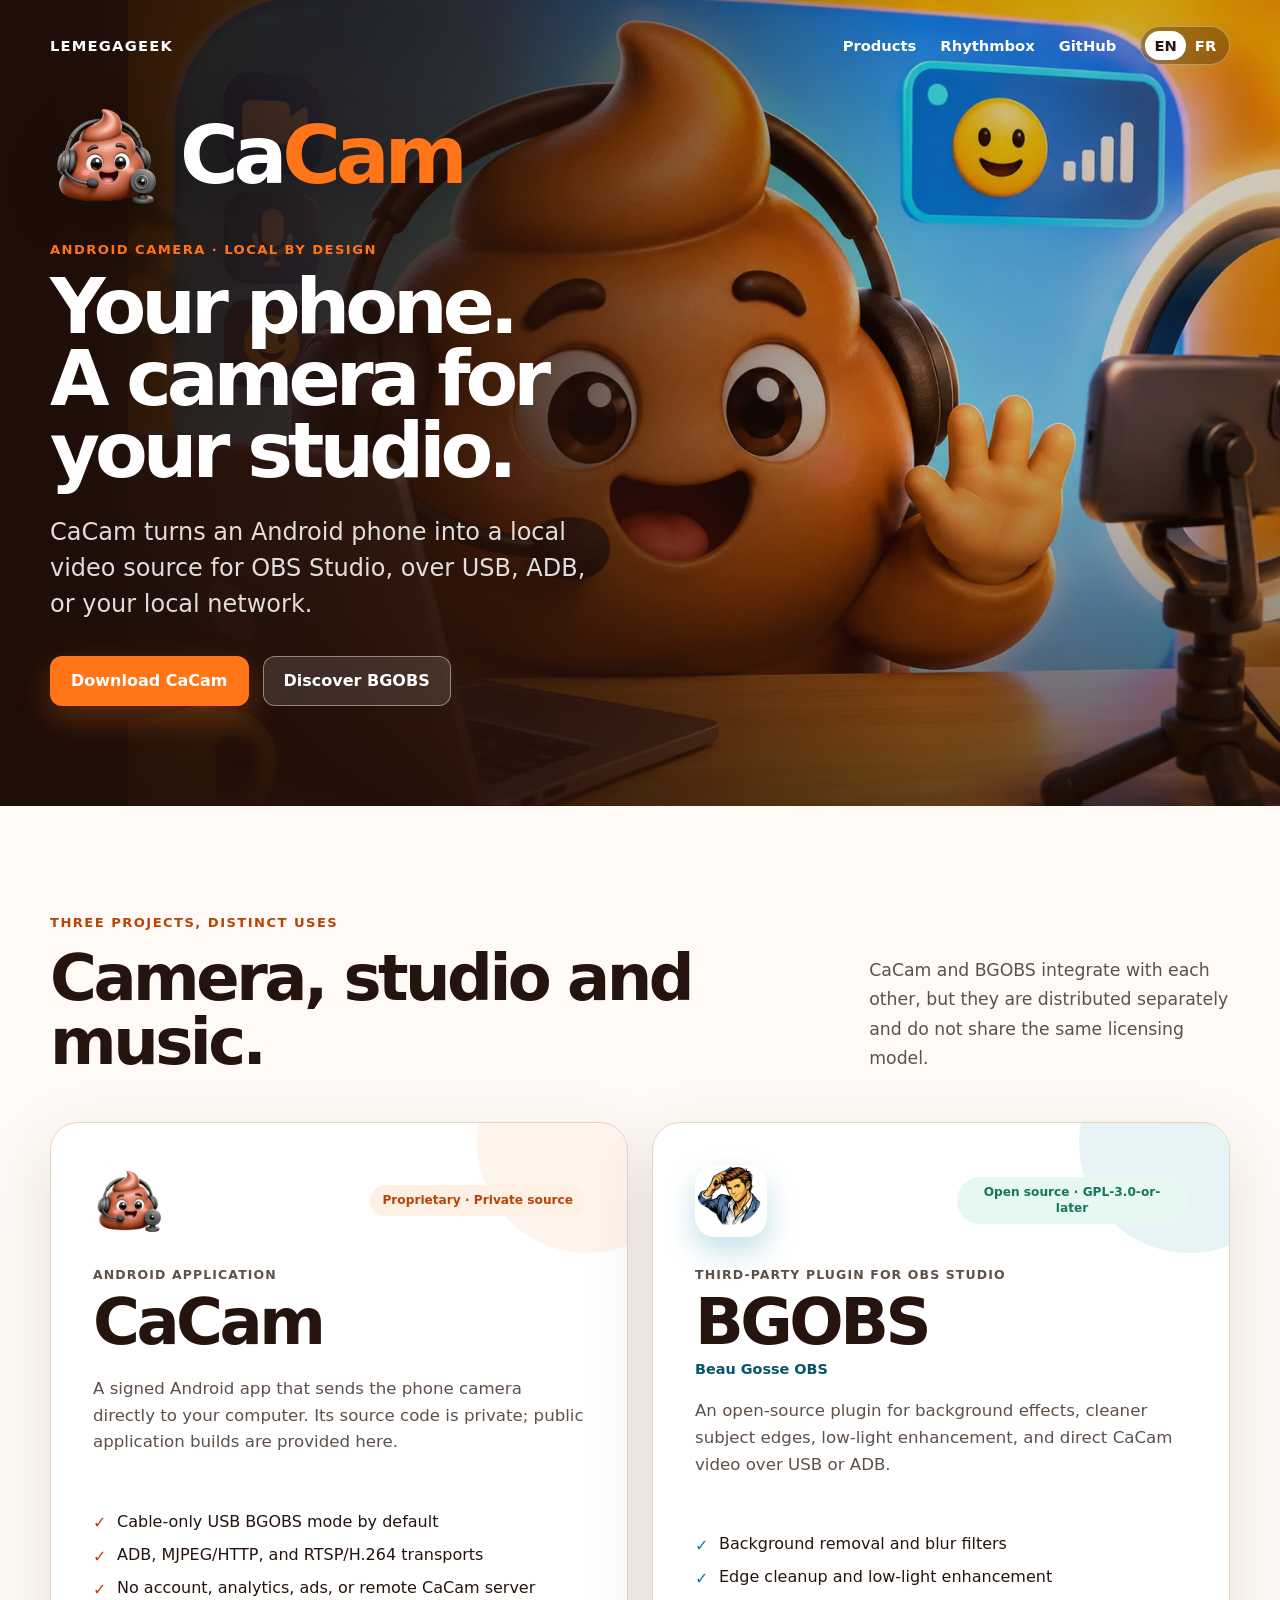
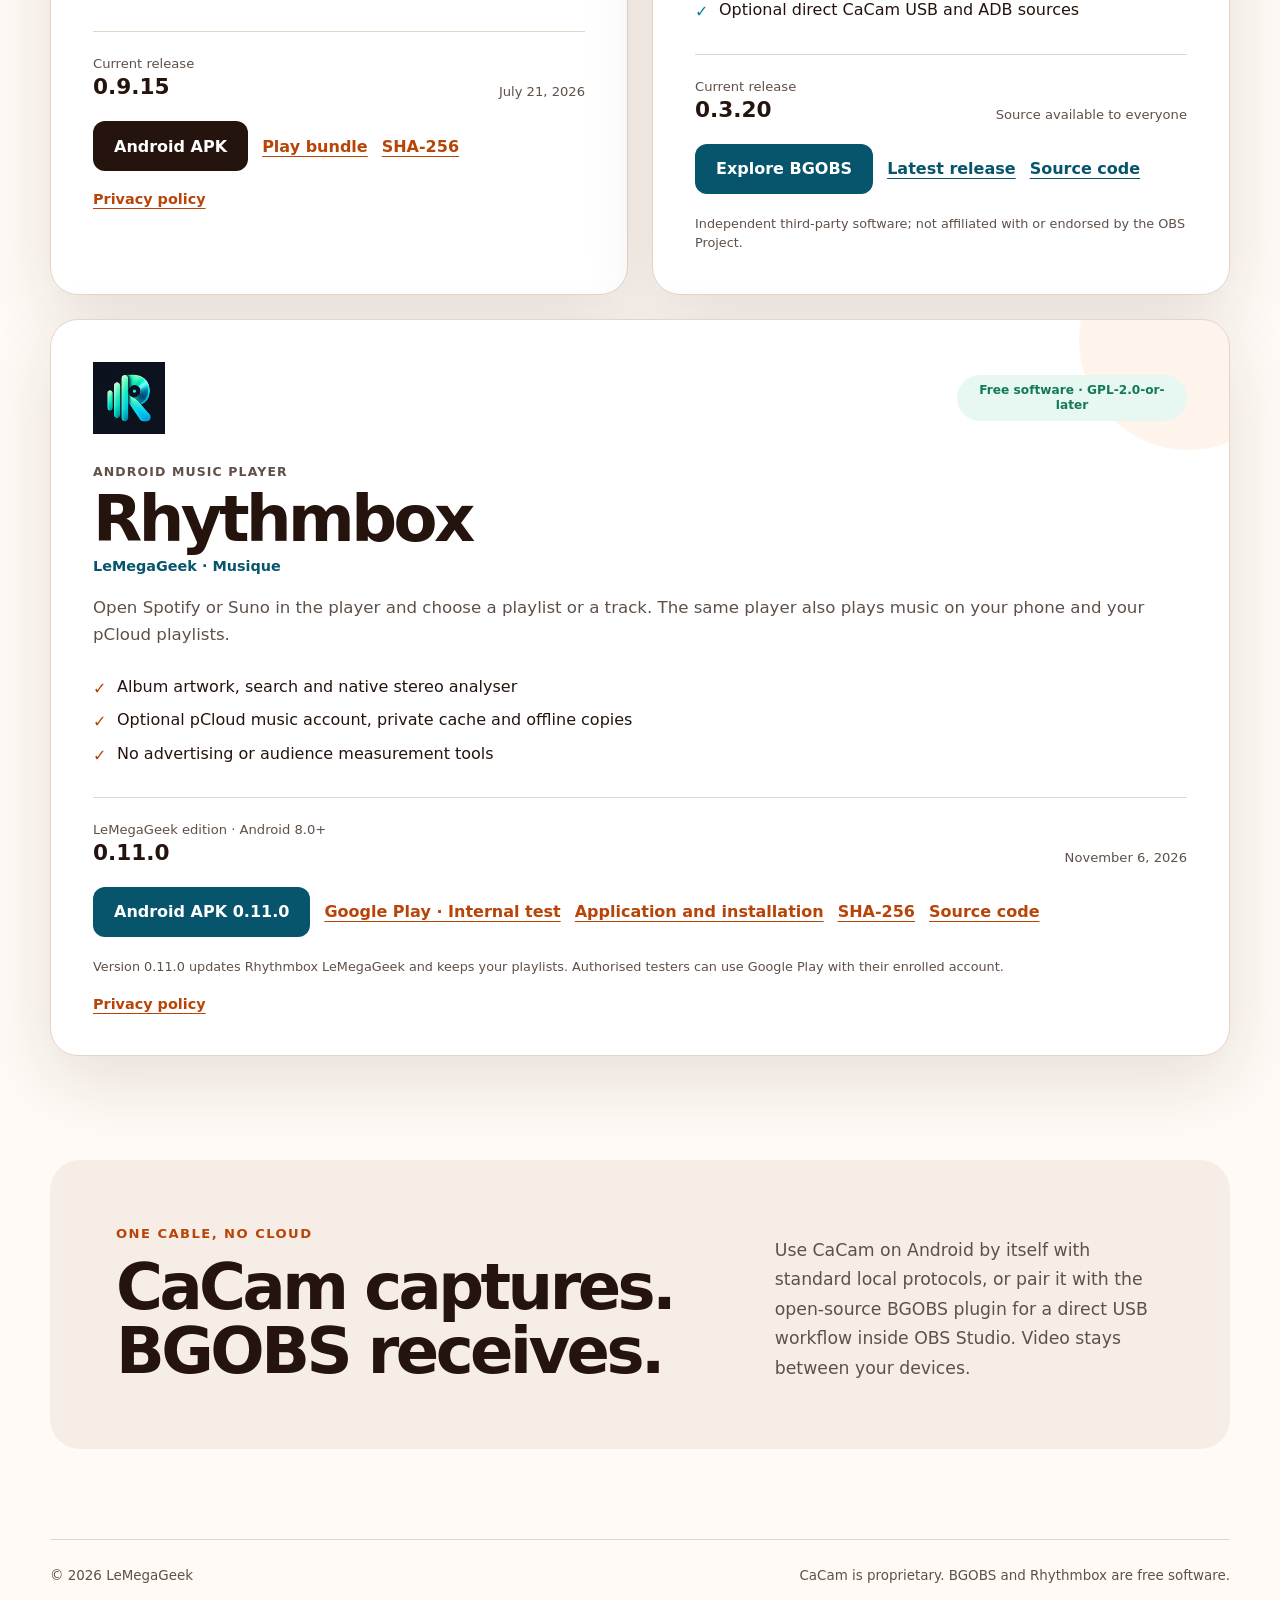
<file: index.html>
<!doctype html>
<html lang="en">
  <head>
    <meta charset="utf-8">
    <meta name="viewport" content="width=device-width, initial-scale=1">
    <title>LeMegaGeek — CaCam, BGOBS and Rhythmbox</title>
    <meta
      name="description"
      content="CaCam for your Android camera, BGOBS for OBS Studio, and Rhythmbox Musique for your music. Downloads and project information from LeMegaGeek."
    >
    <meta name="theme-color" content="#1c100b">
    <link rel="icon" type="image/png" href="/assets/cacam-icon-192.png">
    <link rel="canonical" href="https://lemegageek.github.io/">
    <link rel="alternate" hreflang="en" href="https://lemegageek.github.io/">
    <link rel="alternate" hreflang="fr" href="https://lemegageek.github.io/fr/">
    <link rel="alternate" hreflang="x-default" href="https://lemegageek.github.io/">
    <meta property="og:type" content="website">
    <meta property="og:site_name" content="LeMegaGeek">
    <meta property="og:title" content="CaCam, BGOBS and Rhythmbox">
    <meta
      property="og:description"
      content="Discover CaCam, BGOBS and Rhythmbox Musique: Android camera, OBS Studio tools and music playback, with downloads and clearly stated licences."
    >
    <meta property="og:url" content="https://lemegageek.github.io/">
    <meta property="og:image" content="https://lemegageek.github.io/assets/hero.png">
    <meta property="og:locale" content="en_US">
    <meta property="og:locale:alternate" content="fr_FR">
    <link rel="stylesheet" href="/styles.css">
    <script src="/language.js"></script>
  </head>
  <body>
    <header class="site-header">
      <a class="site-name" href="/" aria-label="LeMegaGeek home">LeMegaGeek</a>
      <nav class="site-nav" aria-label="Main navigation">
        <a href="#products">Products</a>
        <a href="#rhythmbox">Rhythmbox</a>
        <a href="https://github.com/LeMegaGeek/bgobs">GitHub</a>
        <span class="language-switch" aria-label="Language">
          <a class="is-current" href="/?lang=en" lang="en" aria-current="page">EN</a>
          <a href="/fr/?lang=fr" lang="fr" hreflang="fr">FR</a>
        </span>
      </nav>
    </header>

    <main>
      <section class="hero" aria-labelledby="hero-title">
        <picture>
          <source srcset="/assets/hero.webp" type="image/webp">
          <img class="hero-image" src="/assets/hero.png" alt="" fetchpriority="high">
        </picture>
        <div class="hero-shade"></div>
        <div class="hero-content">
          <div class="cacam-lockup" aria-label="CaCam">
            <img src="/assets/cacam-icon-192.png" alt="" width="112" height="112">
            <span class="wordmark"><span>Ca</span><strong>Cam</strong></span>
          </div>
          <p class="eyebrow">Android camera · Local by design</p>
          <h1 id="hero-title">Your phone.<br>A camera for your studio.</h1>
          <p class="hero-copy">
            CaCam turns an Android phone into a local video source for OBS Studio,
            over USB, ADB, or your local network.
          </p>
          <div class="actions">
            <a class="button button-primary" href="#cacam-downloads">Download CaCam</a>
            <a class="button button-glass" href="#bgobs">Discover BGOBS</a>
          </div>
        </div>
      </section>

      <section class="products-section" id="products" aria-labelledby="products-title">
        <div class="section-heading">
          <p class="eyebrow">Three projects, distinct uses</p>
          <h2 id="products-title">Camera, studio and music.</h2>
          <p>
            CaCam and BGOBS integrate with each other, but they are distributed
            separately and do not share the same licensing model.
          </p>
        </div>

        <div class="product-grid">
          <article class="product-card cacam-card" id="cacam">
            <div class="card-topline">
              <span class="product-mark product-mark-cacam" aria-hidden="true">
                <img src="/assets/cacam-icon-192.png" alt="" width="72" height="72">
              </span>
              <span class="status status-private">Proprietary · Private source</span>
            </div>
            <p class="product-kicker">Android application</p>
            <h3>CaCam</h3>
            <p class="product-description">
              A signed Android app that sends the phone camera directly to your
              computer. Its source code is private; public application builds are
              provided here.
            </p>
            <ul class="feature-list">
              <li>Cable-only USB BGOBS mode by default</li>
              <li>ADB, MJPEG/HTTP, and RTSP/H.264 transports</li>
              <li>No account, analytics, ads, or remote CaCam server</li>
            </ul>
            <div class="release-block" id="cacam-downloads">
              <div>
                <span class="release-label">Current release</span>
                <strong>0.9.15</strong>
              </div>
              <span class="release-date">July 21, 2026</span>
            </div>
            <div class="card-actions" aria-label="CaCam 0.9.15 downloads">
              <a class="button button-dark" href="/downloads/cacam/0.9.15/CaCam-0.9.15-release.apk">Android APK</a>
              <a class="text-link" href="/downloads/cacam/0.9.15/CaCam-0.9.15-release.aab">Play bundle</a>
              <a class="text-link" href="/downloads/cacam/0.9.15/SHA256SUMS-0.9.15.txt">SHA-256</a>
            </div>
            <a class="policy-link" href="https://gist.github.com/LeMegaGeek/05d2b93f2d3361d2b678c152d1672a81">Privacy policy</a>
          </article>

          <article class="product-card bgobs-card" id="bgobs">
            <div class="card-topline">
              <span class="product-mark product-mark-bgobs" aria-hidden="true">
                <img src="/assets/bgobs-logo-192.png" alt="" width="72" height="72">
              </span>
              <span class="status status-open">Open source · GPL-3.0-or-later</span>
            </div>
            <p class="product-kicker">Third-party plugin for OBS Studio</p>
            <h3>BGOBS <small>Beau Gosse OBS</small></h3>
            <p class="product-description">
              An open-source plugin for background effects, cleaner subject edges,
              low-light enhancement, and direct CaCam video over USB or ADB.
            </p>
            <ul class="feature-list">
              <li>Background removal and blur filters</li>
              <li>Edge cleanup and low-light enhancement</li>
              <li>Optional direct CaCam USB and ADB sources</li>
            </ul>
            <div class="release-block">
              <div>
                <span class="release-label">Current release</span>
                <strong>0.3.20</strong>
              </div>
              <span class="release-date">Source available to everyone</span>
            </div>
            <div class="card-actions" aria-label="BGOBS links">
              <a class="button button-blue" href="/bgobs/">Explore BGOBS</a>
              <a class="text-link" href="https://github.com/LeMegaGeek/bgobs/releases">Latest release</a>
              <a class="text-link" href="https://github.com/LeMegaGeek/bgobs">Source code</a>
            </div>
            <p class="disclaimer">
              Independent third-party software; not affiliated with or endorsed by
              the OBS Project.
            </p>
          </article>

          <article class="product-card rhythmbox-card" id="rhythmbox" style="grid-column:1 / -1">
            <div class="card-topline">
              <span class="product-mark" aria-hidden="true"><img src="/assets/rhythmbox-icon-512.png" alt="" width="72" height="72"></span>
              <span class="status status-open">Free software · GPL-2.0-or-later</span>
            </div>
            <p class="product-kicker">Android music player</p>
            <h3>Rhythmbox <small>LeMegaGeek · Musique</small></h3>
            <p class="product-description" style="min-height:0">Open Spotify or Suno in the player and choose a playlist or a track. The same player also plays music on your phone and your pCloud playlists.</p>
            <ul class="feature-list">
              <li>Album artwork, search and native stereo analyser</li>
              <li>Optional pCloud music account, private cache and offline copies</li>
              <li>No advertising or audience measurement tools</li>
            </ul>
            <div class="release-block"><div><span class="release-label">LeMegaGeek edition · Android 8.0+</span><strong>0.11.0</strong></div><span class="release-date">November 6, 2026</span></div>
            <div class="card-actions" aria-label="Rhythmbox Musique downloads">
              <a class="button button-blue" href="/downloads/rhythmbox/0.11.0/rhythmbox-android-0.11.0.apk">Android APK 0.11.0</a>
              <a class="text-link" href="https://play.google.com/apps/internaltest/4700023660981821494">Google Play · Internal test</a>
              <a class="text-link" href="/fr/rhythmbox/">Application and installation</a>
              <a class="text-link" href="/downloads/rhythmbox/0.11.0/rhythmbox-android-0.11.0.apk.sha256">SHA-256</a>
              <a class="text-link" href="/rhythmbox/sources.html">Source code</a>
            </div>
            <p class="disclaimer">Version 0.11.0 updates Rhythmbox LeMegaGeek and keeps your playlists. Authorised testers can use Google Play with their enrolled account.</p>
            <a class="policy-link" href="/rhythmbox/confidentialite.html">Privacy policy</a>
          </article>
        </div>
      </section>

      <section class="connection-section" aria-labelledby="connection-title">
        <div>
          <p class="eyebrow">One cable, no cloud</p>
          <h2 id="connection-title">CaCam captures. BGOBS receives.</h2>
        </div>
        <p>
          Use CaCam on Android by itself with standard local protocols, or pair it
          with the open-source BGOBS plugin for a direct USB workflow inside OBS
          Studio. Video stays between your devices.
        </p>
      </section>
    </main>

    <footer>
      <span>© 2026 LeMegaGeek</span>
      <span>CaCam is proprietary. BGOBS and Rhythmbox are free software.</span>
    </footer>
  </body>
</html>
</file>
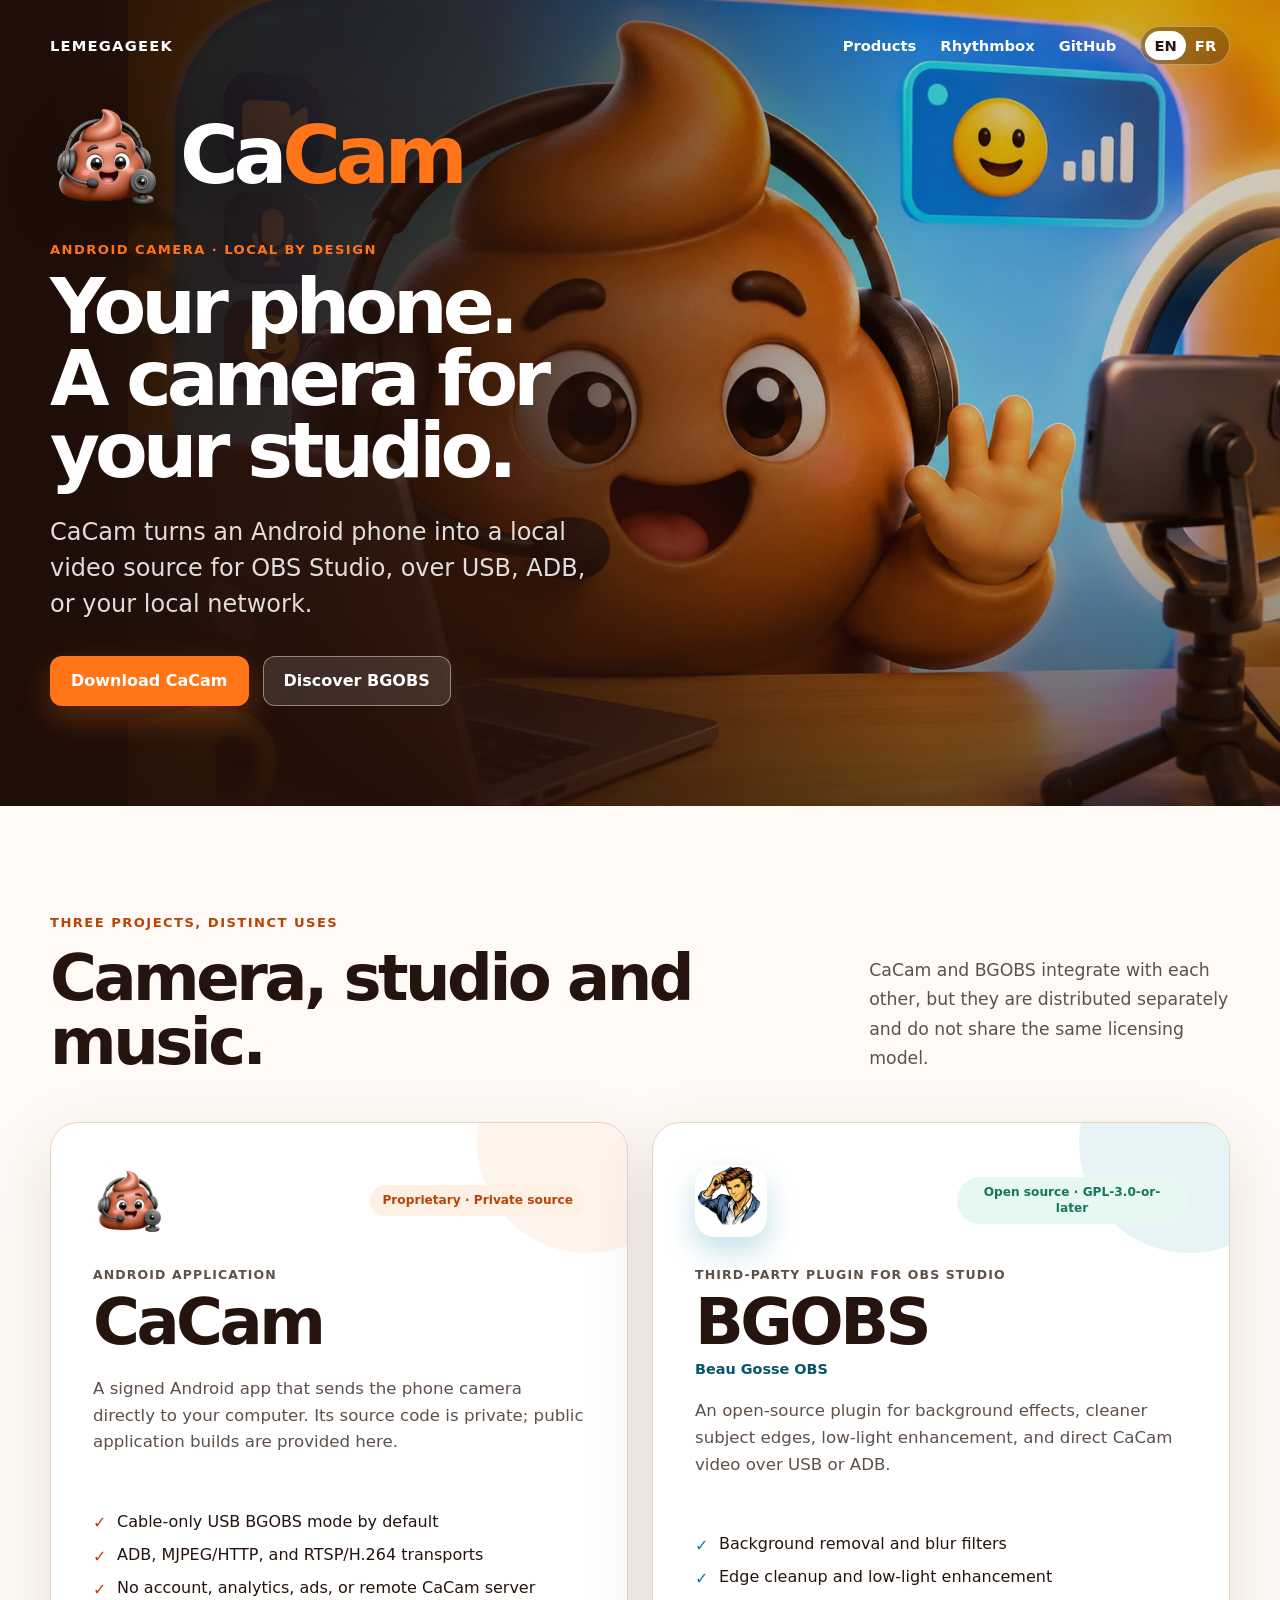
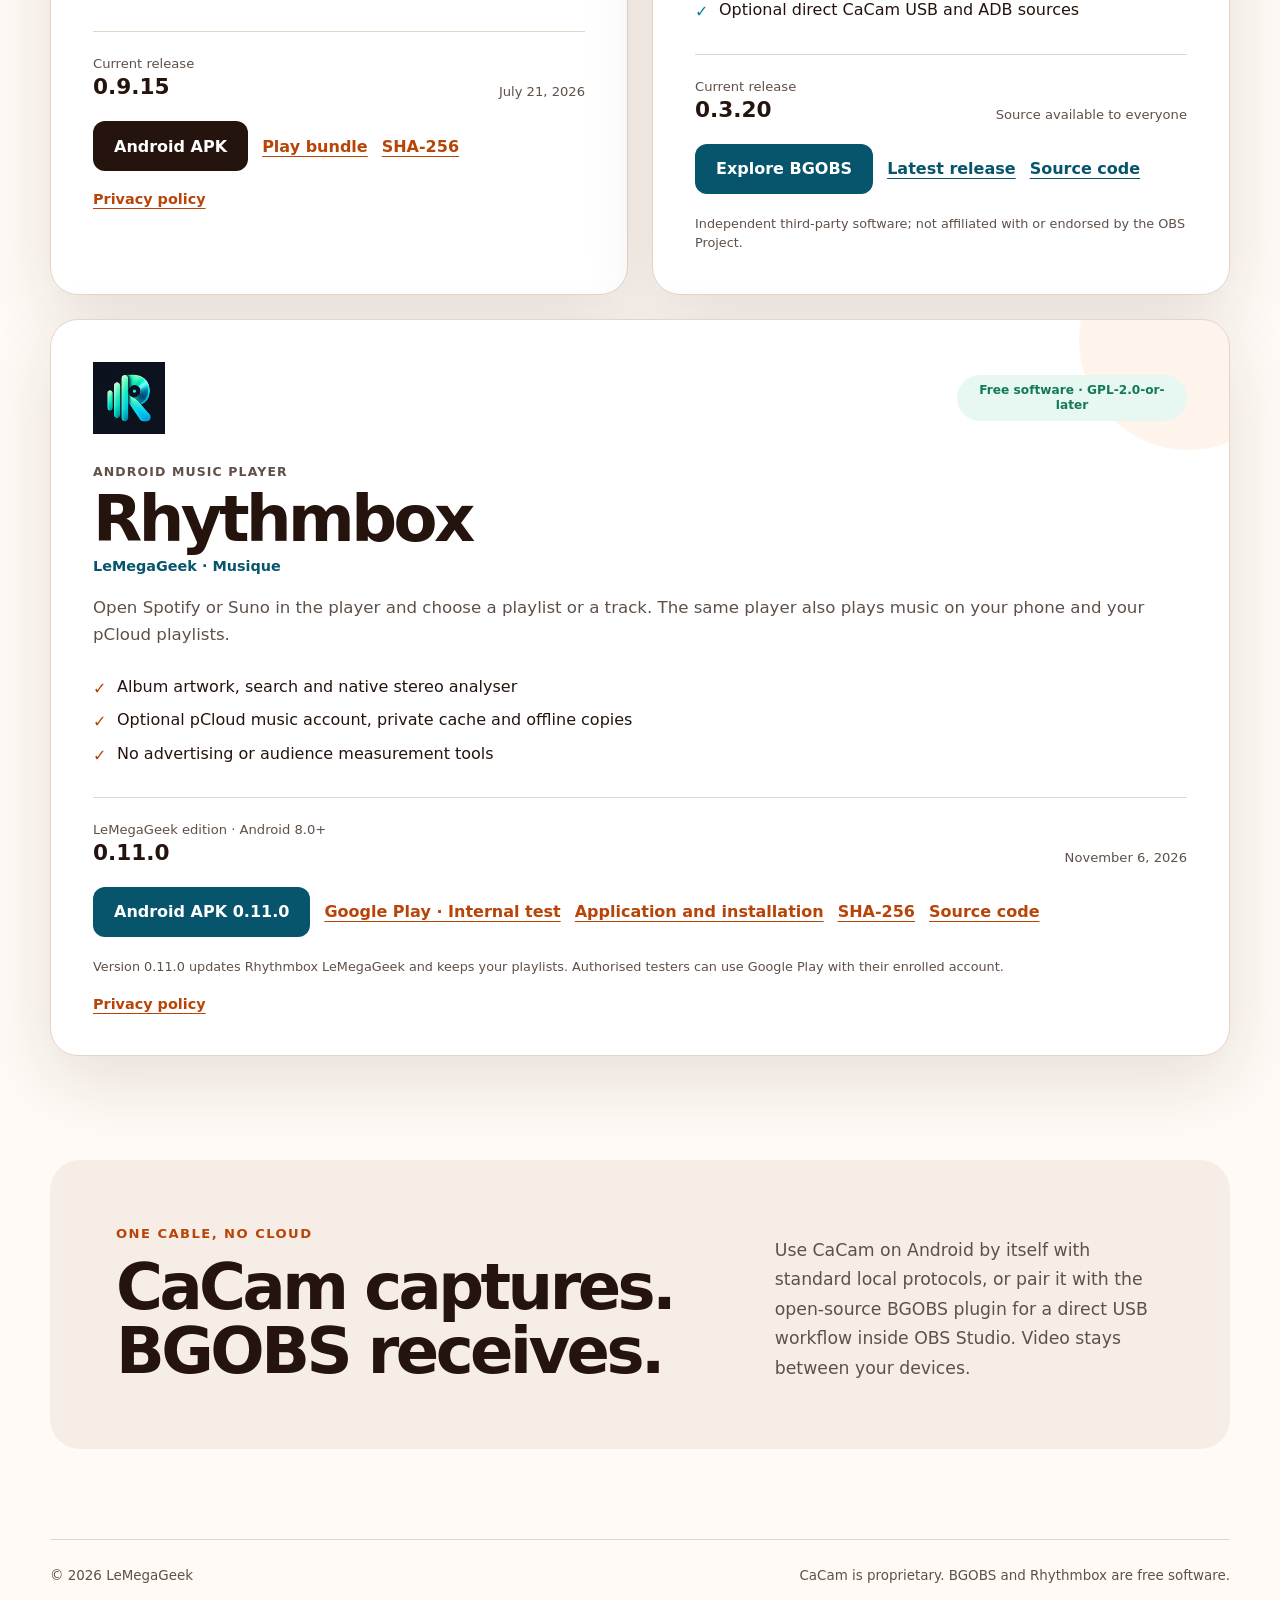
<file: fr/index.html>
<!doctype html>
<html lang="fr">
  <head>
    <meta charset="utf-8">
    <meta name="viewport" content="width=device-width, initial-scale=1">
    <title>LeMegaGeek — CaCam, BGOBS et Rhythmbox</title>
    <meta
      name="description"
      content="CaCam pour votre caméra Android, BGOBS pour OBS Studio et Rhythmbox Musique pour votre musique. Téléchargements et présentation des projets LeMegaGeek."
    >
    <meta name="theme-color" content="#1c100b">
    <link rel="icon" type="image/png" href="/assets/cacam-icon-192.png">
    <link rel="canonical" href="https://lemegageek.github.io/fr/">
    <link rel="alternate" hreflang="en" href="https://lemegageek.github.io/">
    <link rel="alternate" hreflang="fr" href="https://lemegageek.github.io/fr/">
    <link rel="alternate" hreflang="x-default" href="https://lemegageek.github.io/">
    <meta property="og:type" content="website">
    <meta property="og:site_name" content="LeMegaGeek">
    <meta property="og:title" content="CaCam, BGOBS et Rhythmbox">
    <meta
      property="og:description"
      content="Découvrez CaCam, BGOBS et Rhythmbox Musique : caméra Android, outils OBS Studio et lecteur musical, avec téléchargements et licences clairement présentées."
    >
    <meta property="og:url" content="https://lemegageek.github.io/fr/">
    <meta property="og:image" content="https://lemegageek.github.io/assets/hero.png">
    <meta property="og:locale" content="fr_FR">
    <meta property="og:locale:alternate" content="en_US">
    <link rel="stylesheet" href="/styles.css">
    <script src="/language.js"></script>
  </head>
  <body>
    <header class="site-header">
      <a class="site-name" href="/fr/" aria-label="Accueil LeMegaGeek">LeMegaGeek</a>
      <nav class="site-nav" aria-label="Navigation principale">
        <a href="#produits">Produits</a>
        <a href="#rhythmbox">Rhythmbox</a>
        <a href="https://github.com/LeMegaGeek/bgobs">GitHub</a>
        <span class="language-switch" aria-label="Langue">
          <a href="/?lang=en" lang="en" hreflang="en">EN</a>
          <a class="is-current" href="/fr/?lang=fr" lang="fr" aria-current="page">FR</a>
        </span>
      </nav>
    </header>

    <main>
      <section class="hero" aria-labelledby="titre-hero">
        <picture>
          <source srcset="/assets/hero.webp" type="image/webp">
          <img class="hero-image" src="/assets/hero.png" alt="" fetchpriority="high">
        </picture>
        <div class="hero-shade"></div>
        <div class="hero-content">
          <div class="cacam-lockup" aria-label="CaCam">
            <img src="/assets/cacam-icon-192.png" alt="" width="112" height="112">
            <span class="wordmark"><span>Ca</span><strong>Cam</strong></span>
          </div>
          <p class="eyebrow">Caméra Android · Conçue pour rester locale</p>
          <h1 id="titre-hero">Ton téléphone.<br>Une caméra pour ton studio.</h1>
          <p class="hero-copy">
            CaCam transforme un téléphone Android en source vidéo locale pour
            OBS Studio, par USB, ADB ou sur ton réseau local.
          </p>
          <div class="actions">
            <a class="button button-primary" href="#telechargements-cacam">Télécharger CaCam</a>
            <a class="button button-glass" href="#bgobs">Découvrir BGOBS</a>
          </div>
        </div>
      </section>

      <section class="products-section" id="produits" aria-labelledby="titre-produits">
        <div class="section-heading">
          <p class="eyebrow">Trois projets, des usages distincts</p>
          <h2 id="titre-produits">Caméra, studio et musique.</h2>
          <p>
            CaCam et BGOBS s’intègrent l’un à l’autre, mais sont distribués
            séparément et n’utilisent pas le même modèle de licence.
          </p>
        </div>

        <div class="product-grid">
          <article class="product-card cacam-card" id="cacam">
            <div class="card-topline">
              <span class="product-mark product-mark-cacam" aria-hidden="true">
                <img src="/assets/cacam-icon-192.png" alt="" width="72" height="72">
              </span>
              <span class="status status-private">Propriétaire · Code source privé</span>
            </div>
            <p class="product-kicker">Application Android</p>
            <h3>CaCam</h3>
            <p class="product-description">
              Une application Android signée qui envoie directement la caméra du
              téléphone vers l’ordinateur. Son code source est privé ; les
              versions publiques de l’application sont proposées ici.
            </p>
            <ul class="feature-list">
              <li>Mode USB BGOBS limité au câble et sélectionné par défaut</li>
              <li>Transports ADB, MJPEG/HTTP et RTSP/H.264</li>
              <li>Sans compte, analyse d’usage, publicité ni serveur CaCam distant</li>
            </ul>
            <div class="release-block" id="telechargements-cacam">
              <div>
                <span class="release-label">Version actuelle</span>
                <strong>0.9.15</strong>
              </div>
              <span class="release-date">21 juillet 2026</span>
            </div>
            <div class="card-actions" aria-label="Téléchargements CaCam 0.9.15">
              <a class="button button-dark" href="/downloads/cacam/0.9.15/CaCam-0.9.15-release.apk">APK Android</a>
              <a class="text-link" href="/downloads/cacam/0.9.15/CaCam-0.9.15-release.aab">Bundle Play</a>
              <a class="text-link" href="/downloads/cacam/0.9.15/SHA256SUMS-0.9.15.txt">SHA-256</a>
            </div>
            <a class="policy-link" href="https://gist.github.com/LeMegaGeek/05d2b93f2d3361d2b678c152d1672a81">Politique de confidentialité (en anglais)</a>
          </article>

          <article class="product-card bgobs-card" id="bgobs">
            <div class="card-topline">
              <span class="product-mark product-mark-bgobs" aria-hidden="true">
                <img src="/assets/bgobs-logo-192.png" alt="" width="72" height="72">
              </span>
              <span class="status status-open">Open source · GPL-3.0-or-later</span>
            </div>
            <p class="product-kicker">Extension tierce pour OBS Studio</p>
            <h3>BGOBS <small>Beau Gosse OBS</small></h3>
            <p class="product-description">
              Une extension open source pour supprimer ou flouter l’arrière-plan,
              améliorer les contours et la basse lumière, et recevoir directement
              la vidéo USB ou ADB de CaCam.
            </p>
            <ul class="feature-list">
              <li>Suppression et flou d’arrière-plan</li>
              <li>Amélioration des contours et de la basse lumière</li>
              <li>Sources USB et ADB CaCam directes et facultatives</li>
            </ul>
            <div class="release-block">
              <div>
                <span class="release-label">Version actuelle</span>
                <strong>0.3.20</strong>
              </div>
              <span class="release-date">Code source accessible à tous</span>
            </div>
            <div class="card-actions" aria-label="Liens BGOBS">
              <a class="button button-blue" href="/bgobs/">Découvrir BGOBS</a>
              <a class="text-link" href="https://github.com/LeMegaGeek/bgobs/releases">Dernière version</a>
              <a class="text-link" href="https://github.com/LeMegaGeek/bgobs">Code source</a>
            </div>
            <p class="disclaimer">
              Logiciel tiers indépendant, sans affiliation ni approbation du projet OBS.
            </p>
          </article>

          <article class="product-card rhythmbox-card" id="rhythmbox" style="grid-column:1 / -1">
            <div class="card-topline">
              <span class="product-mark" aria-hidden="true"><img src="/assets/rhythmbox-icon-512.png" alt="" width="72" height="72"></span>
              <span class="status status-open">Logiciel libre · GPL-2.0-or-later</span>
            </div>
            <p class="product-kicker">Lecteur musical Android</p>
            <h3>Rhythmbox <small>LeMegaGeek · Musique</small></h3>
            <p class="product-description" style="min-height:0">Dans Lecture, ouvrez Spotify ou Suno, choisissez une playlist puis un morceau. Le lecteur réunit aussi la musique du téléphone et vos listes pCloud.</p>
            <ul class="feature-list">
              <li>Pochettes, recherche et analyseur stéréo du lecteur natif</li>
              <li>Compte musical pCloud facultatif, cache privé et copies hors connexion</li>
              <li>Sans publicité ni analyse d’audience</li>
            </ul>
            <div class="release-block"><div><span class="release-label">Édition LeMegaGeek · Android 8.0+</span><strong>0.11.0</strong></div><span class="release-date">6 novembre 2026</span></div>
            <div class="card-actions" aria-label="Téléchargements Rhythmbox Musique">
              <a class="button button-blue" href="/downloads/rhythmbox/0.11.0/rhythmbox-android-0.11.0.apk">APK Android 0.11.0</a>
              <a class="text-link" href="https://play.google.com/apps/internaltest/4700023660981821494">Google Play · Test interne</a>
              <a class="text-link" href="/fr/rhythmbox/">L’application et son installation</a>
              <a class="text-link" href="/downloads/rhythmbox/0.11.0/rhythmbox-android-0.11.0.apk.sha256">SHA-256</a>
              <a class="text-link" href="/rhythmbox/sources.html">Code source</a>
            </div>
            <p class="disclaimer">La version 0.11.0 met à jour Rhythmbox LeMegaGeek et conserve ses listes. Les testeurs peuvent utiliser Google Play avec leur compte autorisé.</p>
            <a class="policy-link" href="/rhythmbox/confidentialite.html">Politique de confidentialité</a>
          </article>
        </div>
      </section>

      <section class="connection-section" aria-labelledby="titre-connexion">
        <div>
          <p class="eyebrow">Un câble, aucun cloud</p>
          <h2 id="titre-connexion">CaCam capture. BGOBS reçoit.</h2>
        </div>
        <p>
          Utilise CaCam seul sur Android avec des protocoles locaux standards,
          ou associe-le à l’extension open source BGOBS pour une liaison USB
          directe dans OBS Studio. La vidéo reste entre tes appareils.
        </p>
      </section>
    </main>

    <footer>
      <span>© 2026 LeMegaGeek</span>
      <span>CaCam est propriétaire. BGOBS et Rhythmbox sont des logiciels libres.</span>
    </footer>
  </body>
</html>
</file>
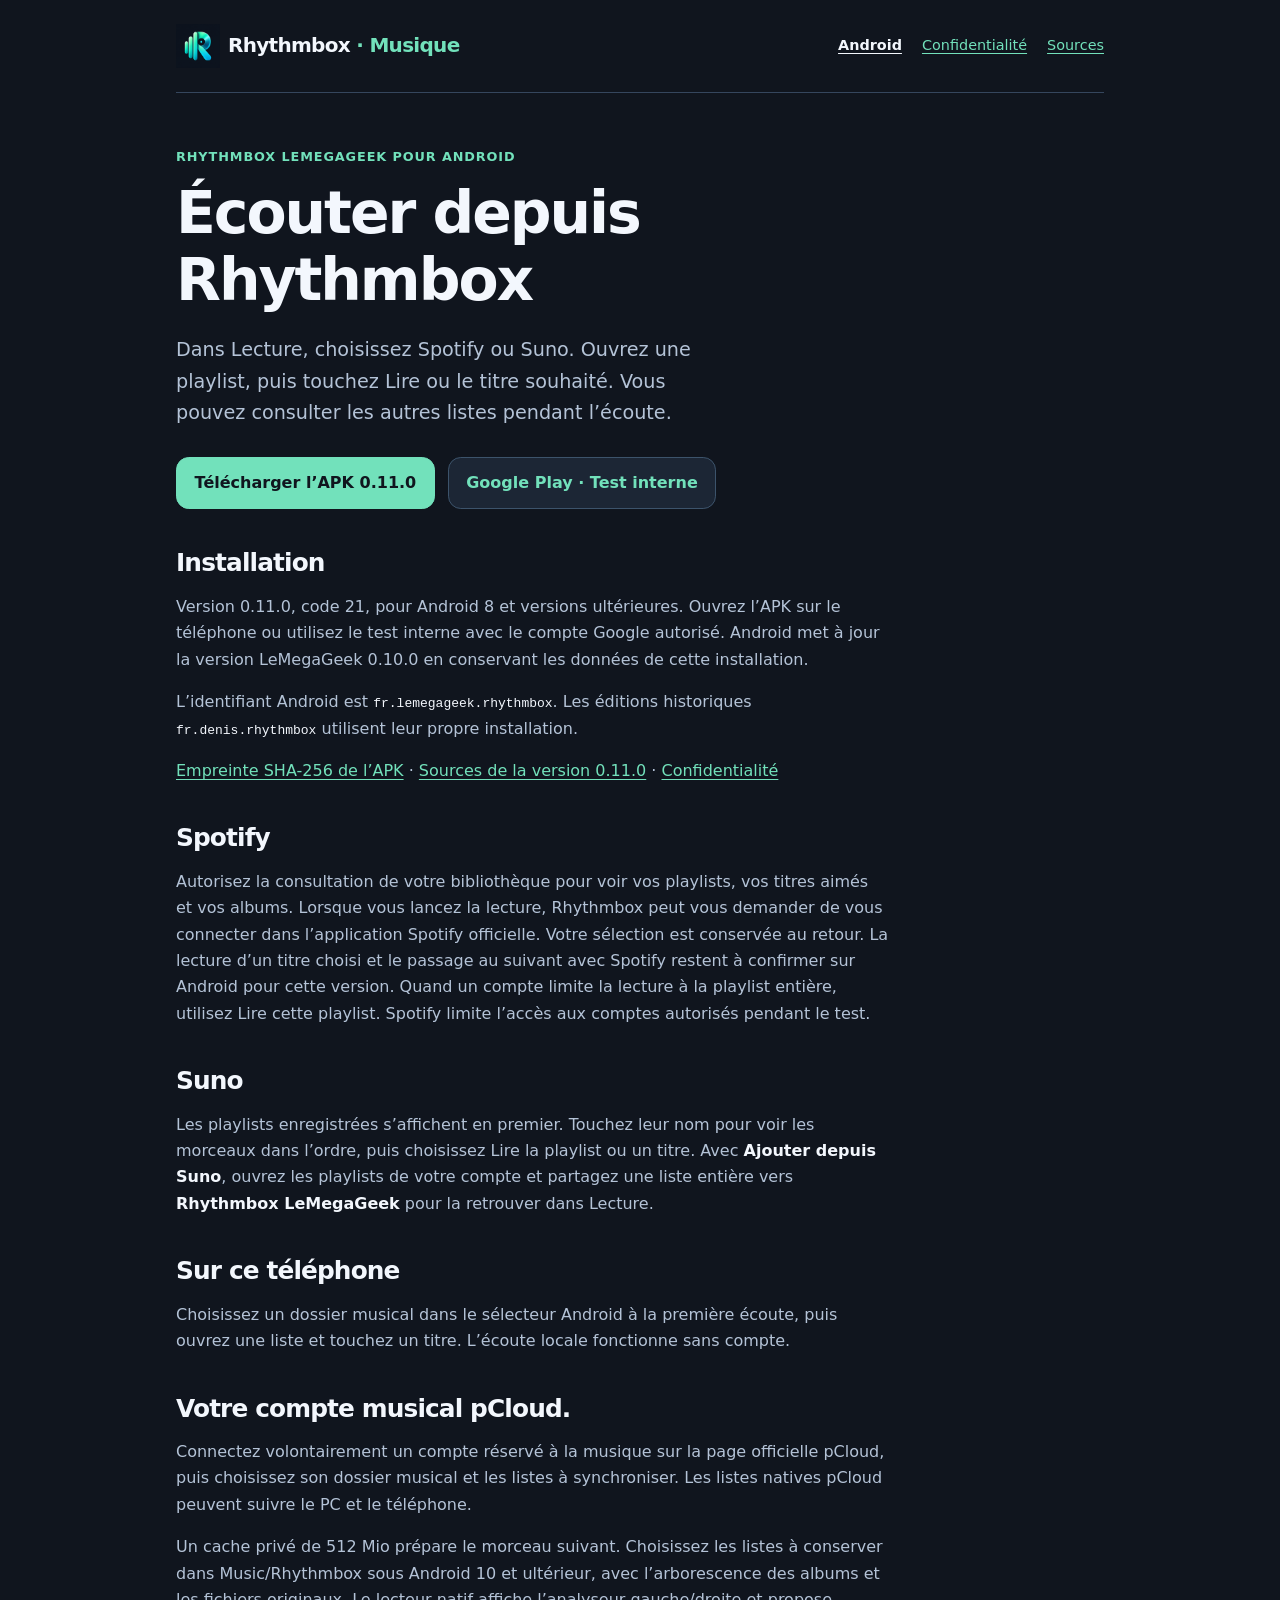
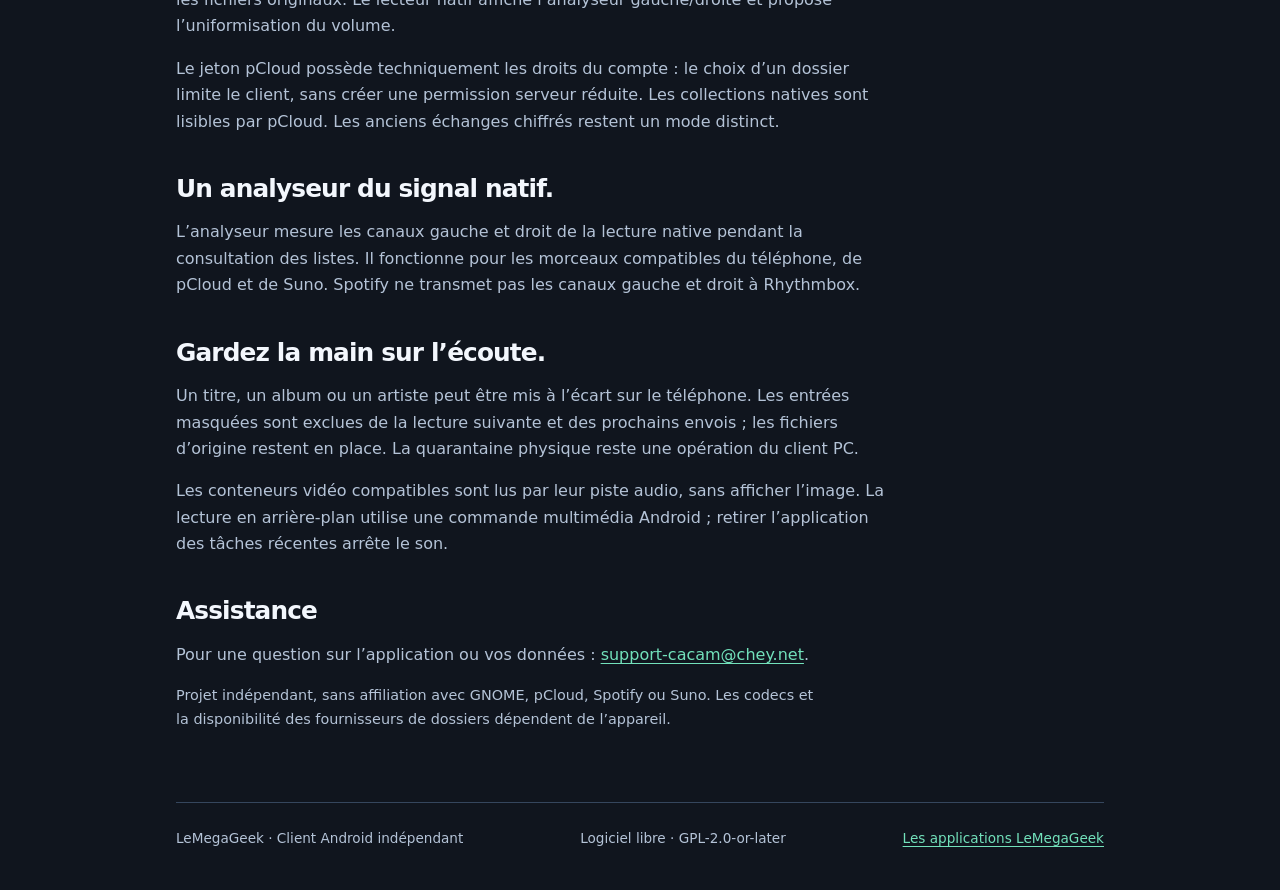
<file: rhythmbox/index.html>
<!doctype html>
<html lang="fr"><head><meta charset="utf-8"><meta name="viewport" content="width=device-width,initial-scale=1">
<title>Votre musique sur Android — Rhythmbox LeMegaGeek</title><meta name="description" content="Spotify, Suno, la musique du téléphone et les listes pCloud depuis le lecteur Rhythmbox pour Android."><meta name="theme-color" content="#10151e"><link rel="canonical" href="https://lemegageek.github.io/fr/rhythmbox/"><style>
:root{color-scheme:dark;--bg:#10151e;--panel:#1c2635;--text:#f3f7fd;--muted:#b4c3d7;--accent:#72e1bb;font-family:system-ui,-apple-system,BlinkMacSystemFont,"Segoe UI",sans-serif;line-height:1.65}
*{box-sizing:border-box}body{margin:0;background:var(--bg);color:var(--text)}a{color:var(--accent);text-underline-offset:.2em}a:hover{text-decoration-thickness:.13em}a:focus-visible{outline:3px solid var(--accent);outline-offset:5px}header,main,footer{width:min(100% - 2.5rem,58rem);margin-inline:auto}header{display:flex;align-items:center;justify-content:space-between;flex-wrap:wrap;gap:1rem;padding-block:1.5rem;border-bottom:1px solid #35465d}.brand{font-size:1.25rem;font-weight:750;letter-spacing:-.035em;text-decoration:none;color:var(--text)}nav{display:flex;flex-wrap:wrap;gap:.75rem 1.25rem;font-size:.9rem}nav a[aria-current=page]{color:var(--text);font-weight:650}.draft{padding:.75rem 1rem;background:#263548;color:var(--text);border-left:3px solid var(--accent);font-size:.9rem;margin-top:1.5rem}main{padding-block:2.5rem 3.5rem}h1,h2{line-height:1.15;letter-spacing:-.035em}h1{font-size:clamp(2.25rem,8vw,3.65rem);max-width:17ch;margin:.25rem 0 1.25rem}h2{font-size:1.55rem;margin:2.5rem 0 .8rem}p,li{max-width:70ch}p{color:var(--muted)}strong,code{color:var(--text)}.eyebrow{color:var(--accent);font-size:.8rem;font-weight:700;letter-spacing:.07em;text-transform:uppercase}.lead{font-size:1.2rem;max-width:46ch}.actions{display:flex;flex-wrap:wrap;gap:.8rem;margin-block:1.75rem}.button{display:inline-block;border:1px solid #3c536b;border-radius:.8rem;padding:.75rem 1.1rem;text-decoration:none;font-weight:650;background:var(--panel)}.button.primary{background:var(--accent);border-color:var(--accent);color:var(--bg)}.steps{padding-left:1.3rem}.steps li{padding-left:.3rem;margin-block:.8rem}.quiet{font-size:.9rem}.file{display:block;overflow-wrap:anywhere;margin-block:.65rem}.facts{display:flex;flex-wrap:wrap;gap:.75rem 1.5rem;color:var(--muted);font-size:.9rem;border-block:1px solid #35465d;padding-block:1rem;margin-top:2rem}footer{padding-block:1.5rem 2.5rem;border-top:1px solid #35465d;font-size:.85rem;color:var(--muted);display:flex;justify-content:space-between;gap:1rem;flex-wrap:wrap}code{overflow-wrap:anywhere}::selection{background:#335d56;color:#fff}@media(max-width:420px){header,main,footer{width:calc(100% - 2rem)}header{align-items:flex-start}nav{gap:.6rem 1rem}main{padding-top:1.8rem}}
</style></head>
<body><header><a class="brand" href="/fr/?lang=fr"><img src="/assets/rhythmbox-icon-512.png" alt="" width="44" height="44" style="vertical-align:middle;margin-right:.5rem">Rhythmbox<span style="color:var(--accent)"> · Musique</span></a><nav aria-label="Rhythmbox pour Android"><a href="index.html" aria-current="page">Android</a><a href="/rhythmbox/confidentialite.html">Confidentialité</a><a href="/rhythmbox/sources.html">Sources</a></nav></header>
<main><p class="eyebrow">Rhythmbox LeMegaGeek pour Android</p>
<h1>Écouter depuis Rhythmbox</h1>
<p class="lead">Dans Lecture, choisissez Spotify ou Suno. Ouvrez une playlist, puis touchez Lire ou le titre souhaité. Vous pouvez consulter les autres listes pendant l’écoute.</p>
<div class="actions"><a class="button primary" href="/downloads/rhythmbox/0.11.0/rhythmbox-android-0.11.0.apk">Télécharger l’APK 0.11.0</a><a class="button" href="https://play.google.com/apps/internaltest/4700023660981821494">Google Play · Test interne</a></div>
<h2>Installation</h2>
<p>Version 0.11.0, code 21, pour Android 8 et versions ultérieures. Ouvrez l’APK sur le téléphone ou utilisez le test interne avec le compte Google autorisé. Android met à jour la version LeMegaGeek 0.10.0 en conservant les données de cette installation.</p>
<p>L’identifiant Android est <code>fr.lemegageek.rhythmbox</code>. Les éditions historiques <code>fr.denis.rhythmbox</code> utilisent leur propre installation.</p>
<p><a href="/downloads/rhythmbox/0.11.0/rhythmbox-android-0.11.0.apk.sha256">Empreinte SHA-256 de l’APK</a> · <a href="/rhythmbox/sources.html">Sources de la version 0.11.0</a> · <a href="/rhythmbox/confidentialite.html">Confidentialité</a></p>
<h2>Spotify</h2>
<p>Autorisez la consultation de votre bibliothèque pour voir vos playlists, vos titres aimés et vos albums. Lorsque vous lancez la lecture, Rhythmbox peut vous demander de vous connecter dans l’application Spotify officielle. Votre sélection est conservée au retour. La lecture d’un titre choisi et le passage au suivant avec Spotify restent à confirmer sur Android pour cette version. Quand un compte limite la lecture à la playlist entière, utilisez Lire cette playlist. Spotify limite l’accès aux comptes autorisés pendant le test.</p>
<h2>Suno</h2>
<p>Les playlists enregistrées s’affichent en premier. Touchez leur nom pour voir les morceaux dans l’ordre, puis choisissez Lire la playlist ou un titre. Avec <strong>Ajouter depuis Suno</strong>, ouvrez les playlists de votre compte et partagez une liste entière vers <strong>Rhythmbox LeMegaGeek</strong> pour la retrouver dans Lecture.</p>
<h2>Sur ce téléphone</h2>
<p>Choisissez un dossier musical dans le sélecteur Android à la première écoute, puis ouvrez une liste et touchez un titre. L’écoute locale fonctionne sans compte.</p>
<h2>Votre compte musical pCloud.</h2>
<p>Connectez volontairement un compte réservé à la musique sur la page officielle pCloud, puis choisissez son dossier musical et les listes à synchroniser. Les listes natives pCloud peuvent suivre le PC et le téléphone.</p>
<p>Un cache privé de 512 Mio prépare le morceau suivant. Choisissez les listes à conserver dans Music/Rhythmbox sous Android 10 et ultérieur, avec l’arborescence des albums et les fichiers originaux. Le lecteur natif affiche l’analyseur gauche/droite et propose l’uniformisation du volume.</p>
<p>Le jeton pCloud possède techniquement les droits du compte : le choix d’un dossier limite le client, sans créer une permission serveur réduite. Les collections natives sont lisibles par pCloud. Les anciens échanges chiffrés restent un mode distinct.</p>
<h2>Un analyseur du signal natif.</h2>
<p>L’analyseur mesure les canaux gauche et droit de la lecture native pendant la consultation des listes. Il fonctionne pour les morceaux compatibles du téléphone, de pCloud et de Suno. Spotify ne transmet pas les canaux gauche et droit à Rhythmbox.</p>
<h2>Gardez la main sur l’écoute.</h2>
<p>Un titre, un album ou un artiste peut être mis à l’écart sur le téléphone. Les entrées masquées sont exclues de la lecture suivante et des prochains envois ; les fichiers d’origine restent en place. La quarantaine physique reste une opération du client PC.</p>
<p>Les conteneurs vidéo compatibles sont lus par leur piste audio, sans afficher l’image. La lecture en arrière-plan utilise une commande multimédia Android ; retirer l’application des tâches récentes arrête le son.</p>
<h2>Assistance</h2>
<p>Pour une question sur l’application ou vos données : <a href="mailto:support-cacam@chey.net">support-cacam@chey.net</a>.</p>
<p class="quiet">Projet indépendant, sans affiliation avec GNOME, pCloud, Spotify ou Suno. Les codecs et la disponibilité des fournisseurs de dossiers dépendent de l’appareil.</p></main>
<footer><span>LeMegaGeek · Client Android indépendant</span><span>Logiciel libre · GPL-2.0-or-later</span><a href="https://lemegageek.github.io/fr/">Les applications LeMegaGeek</a></footer></body></html>
</file>
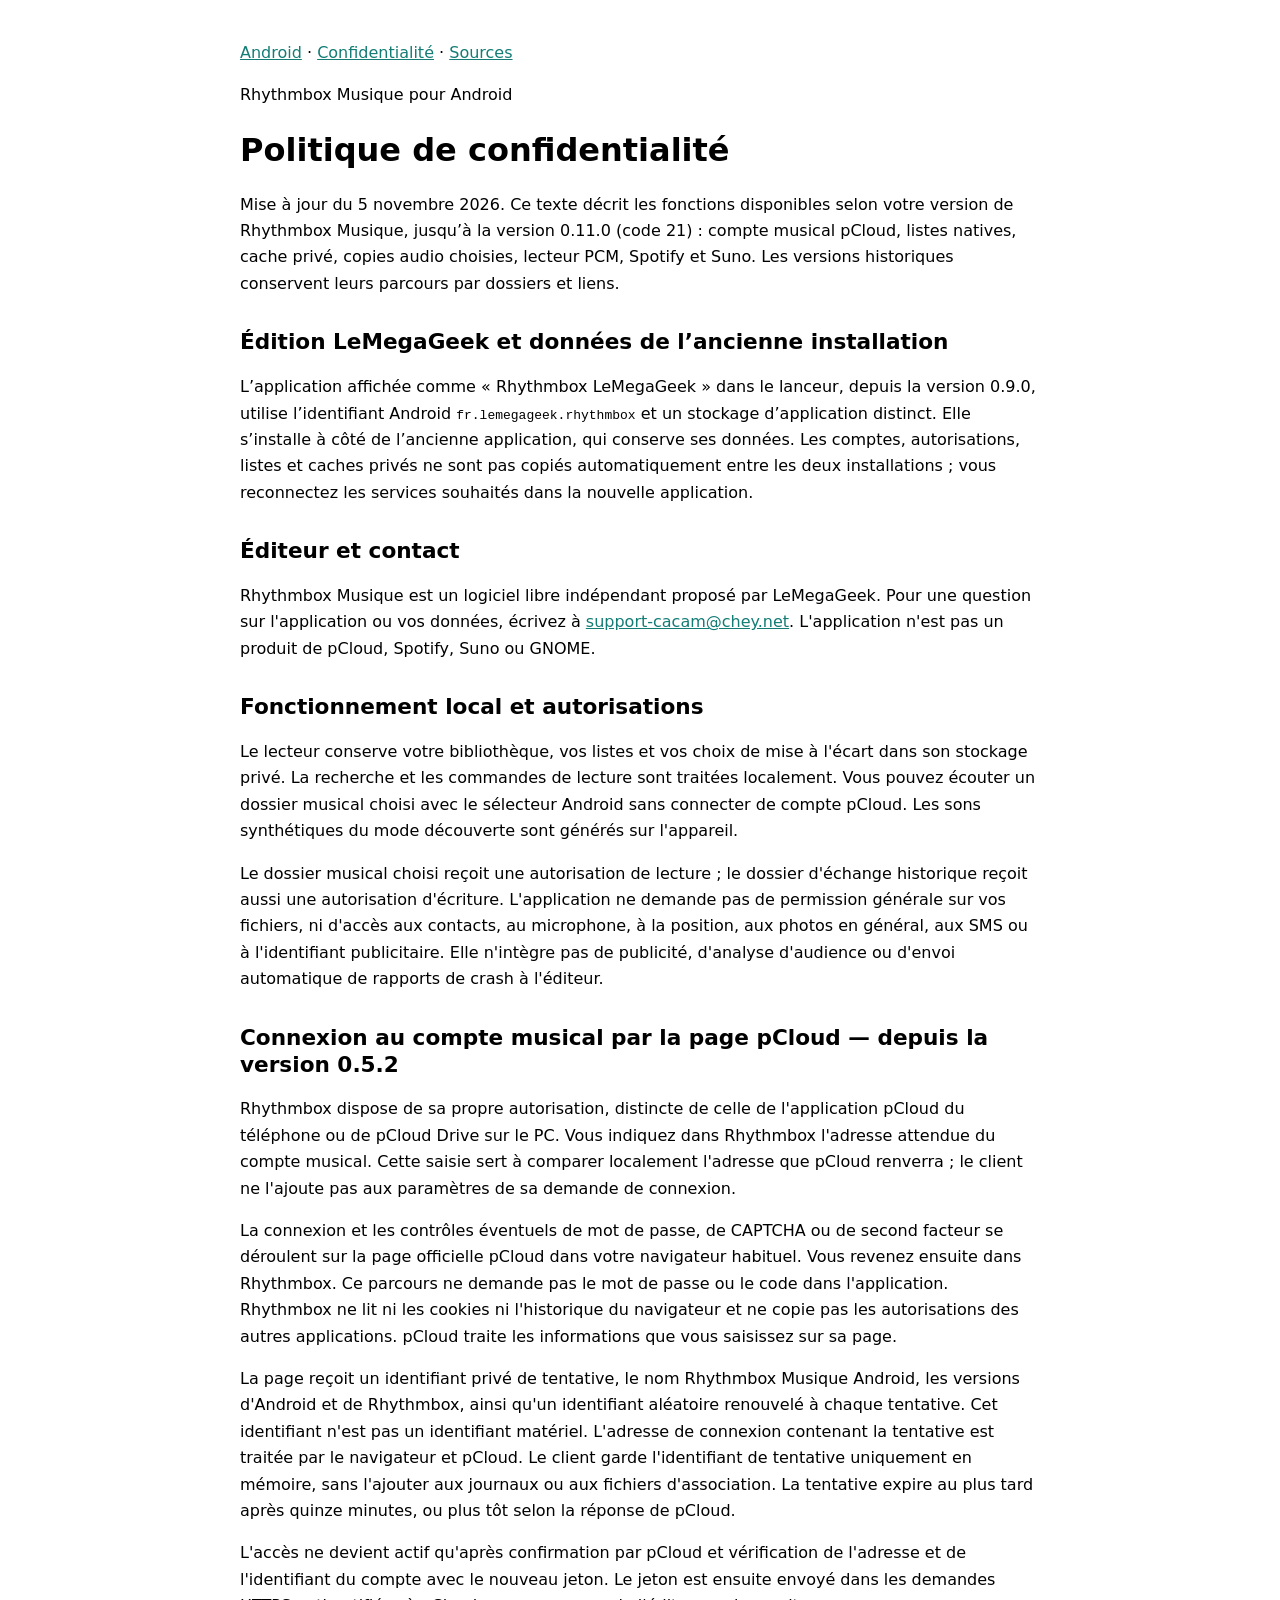
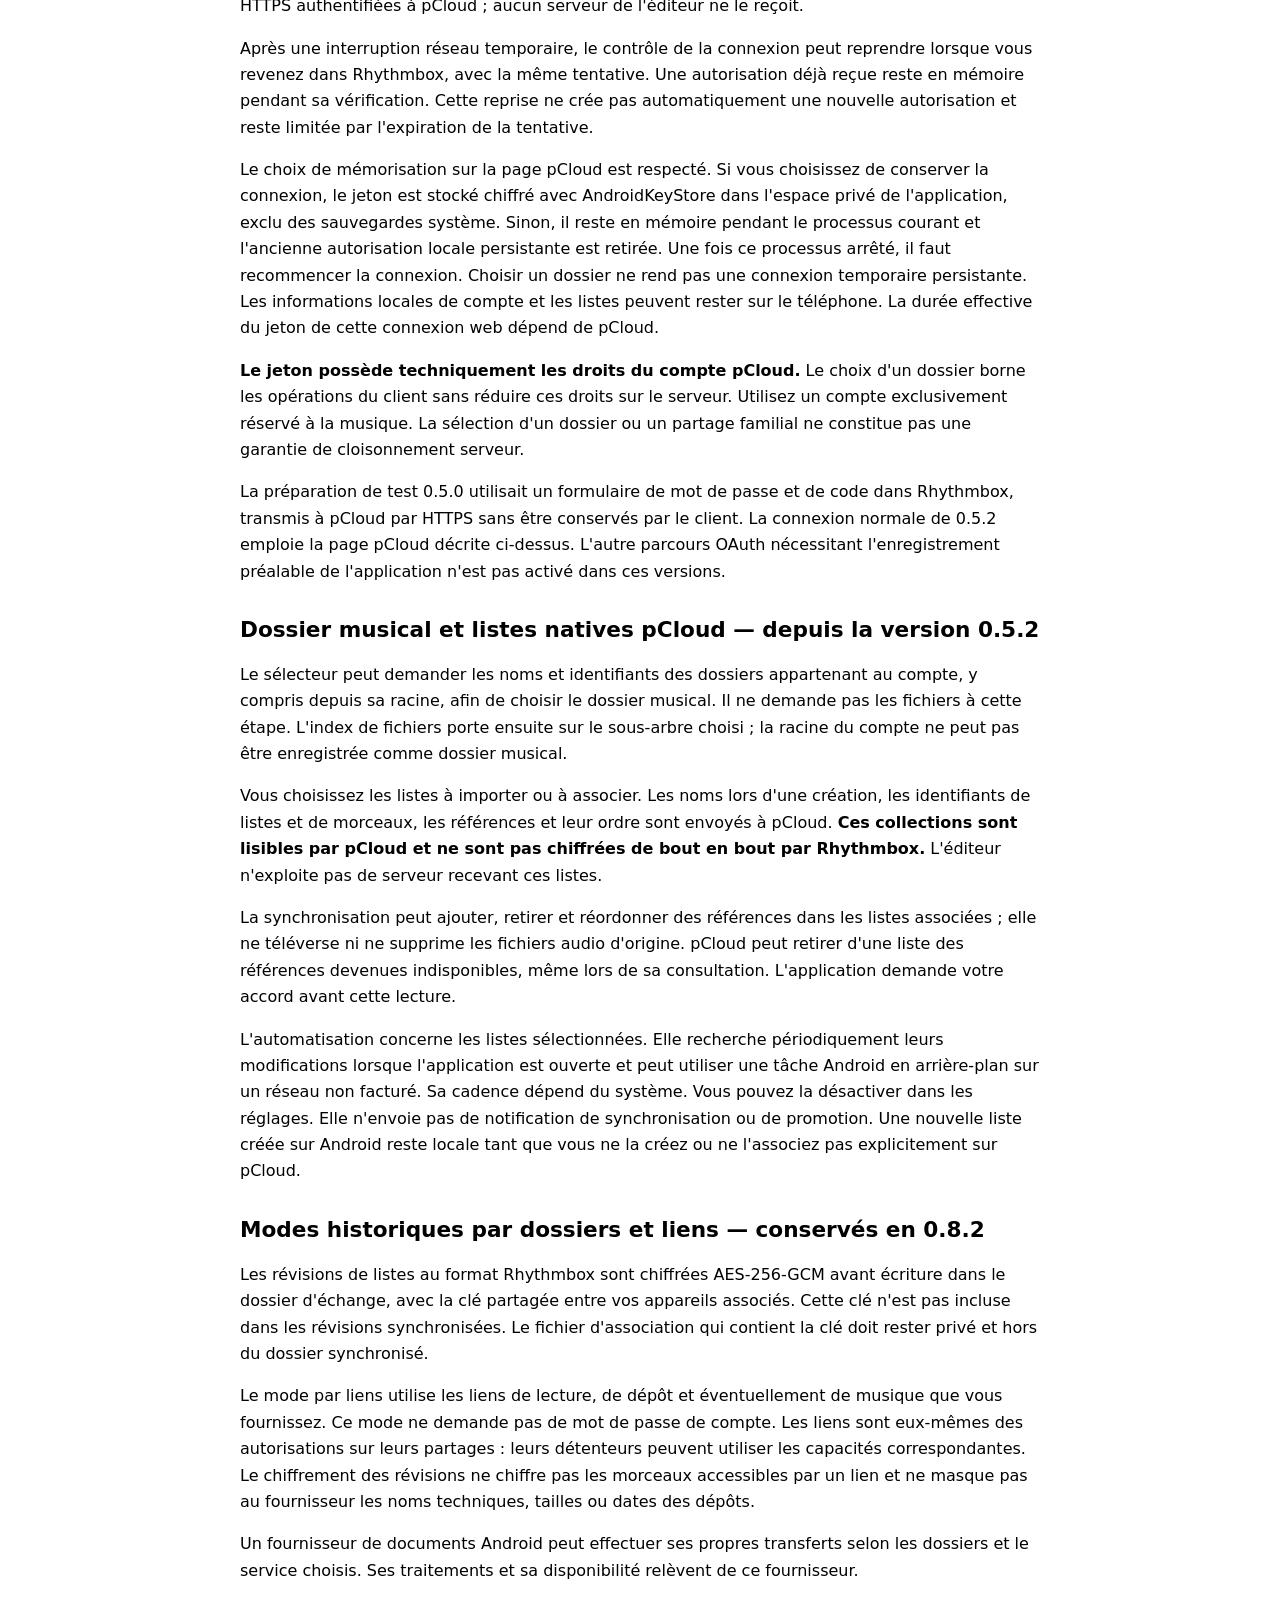
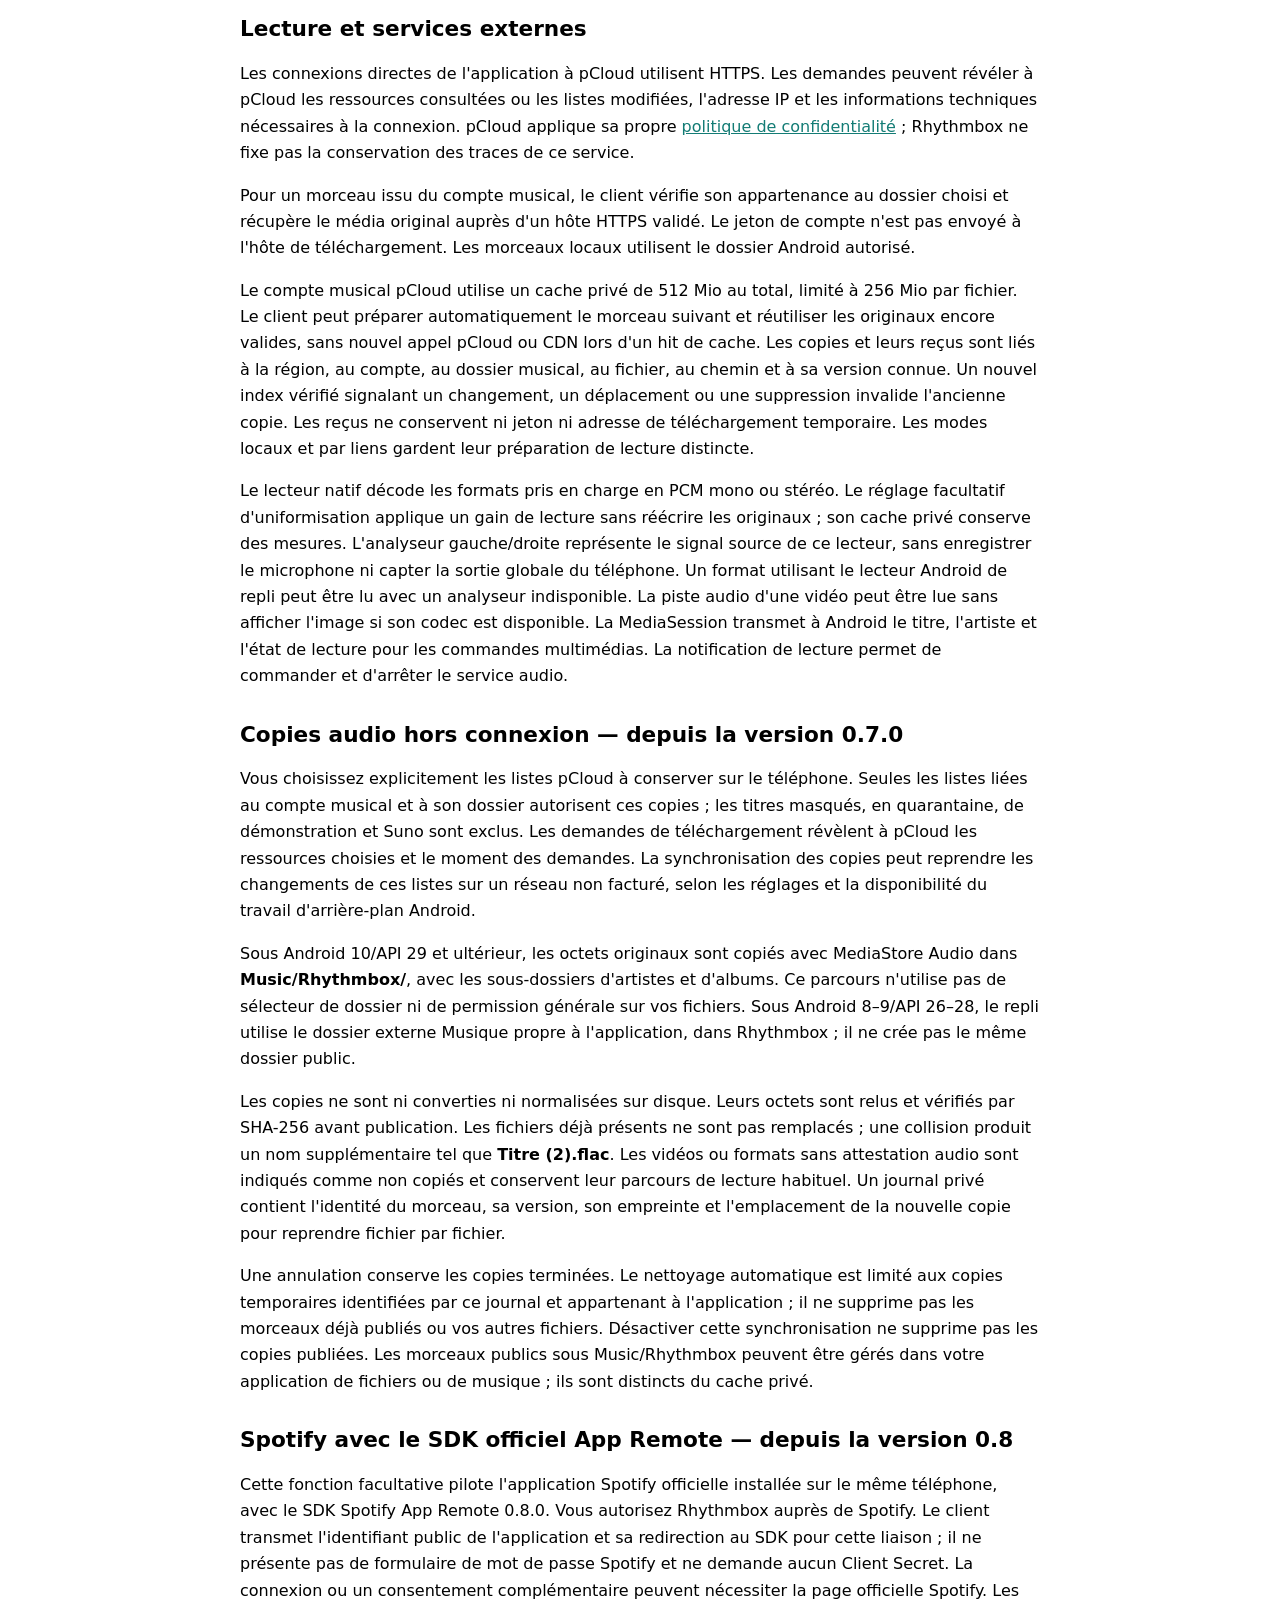
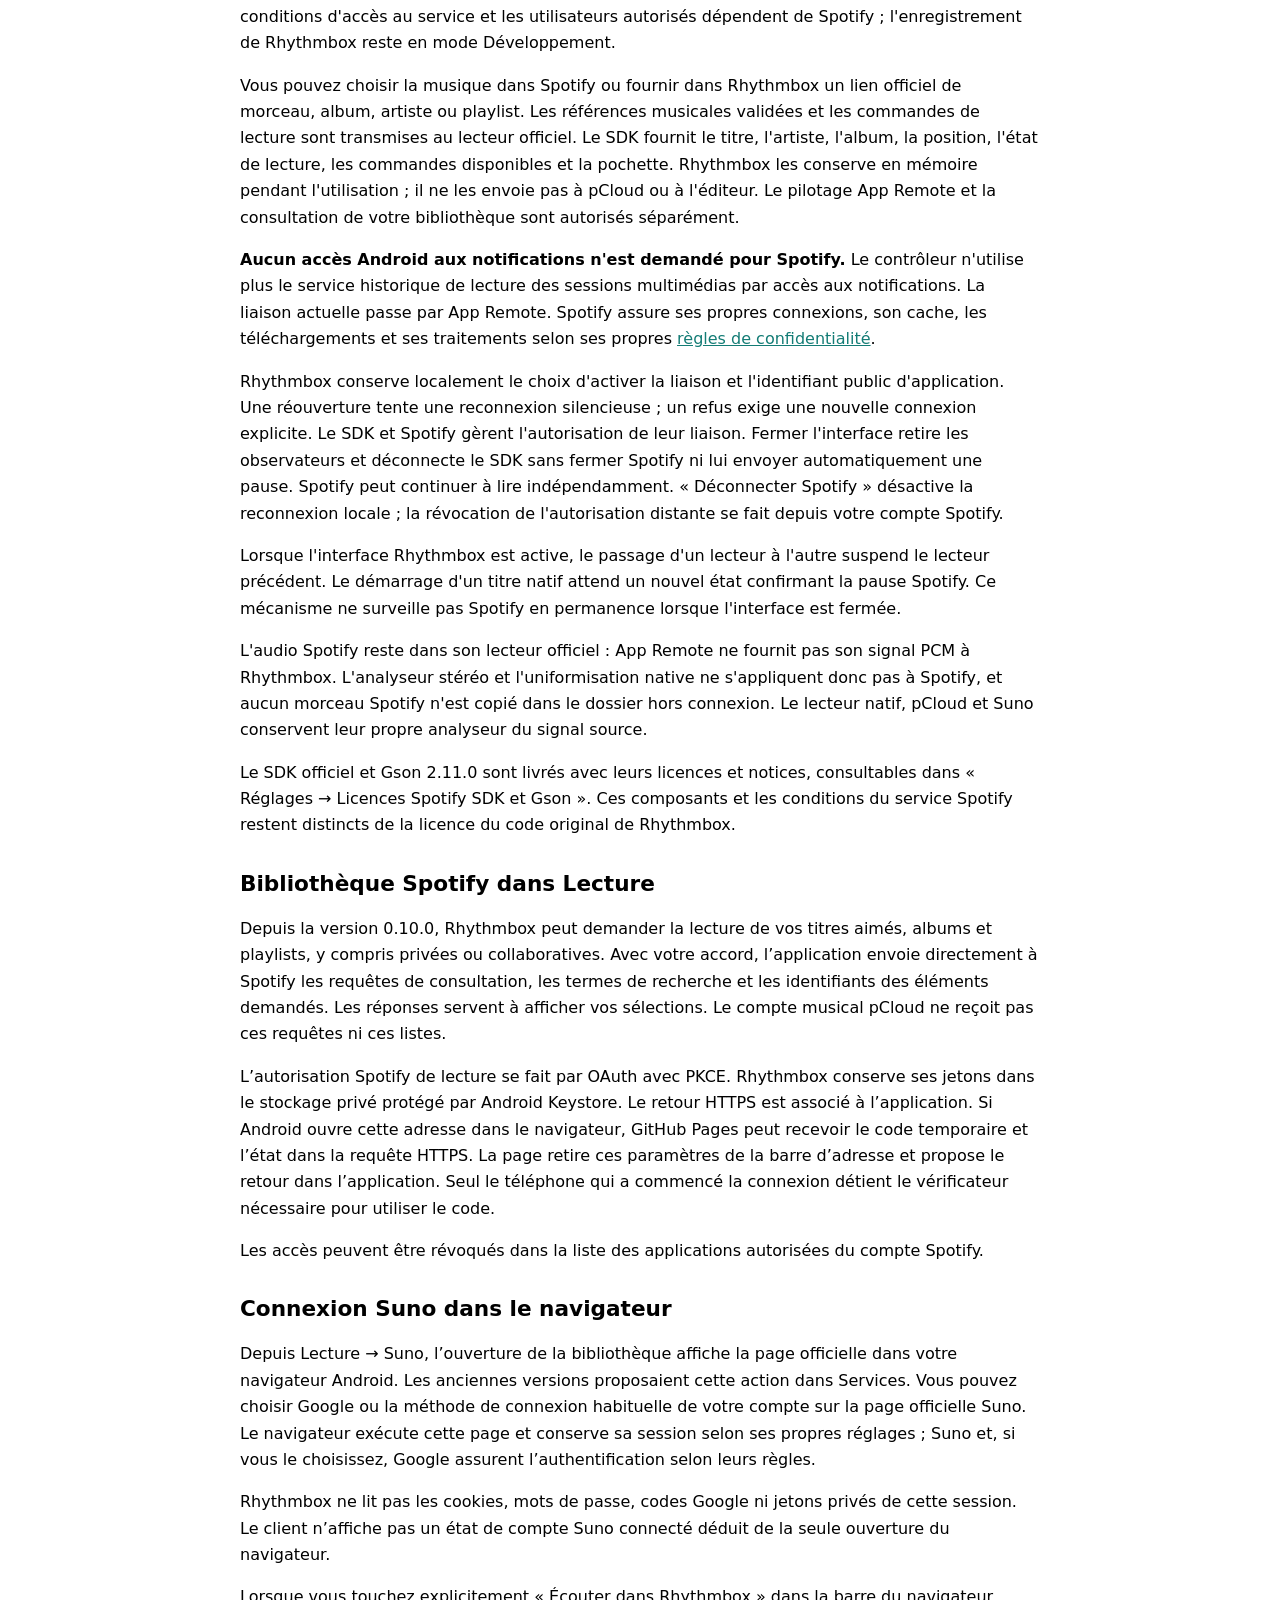
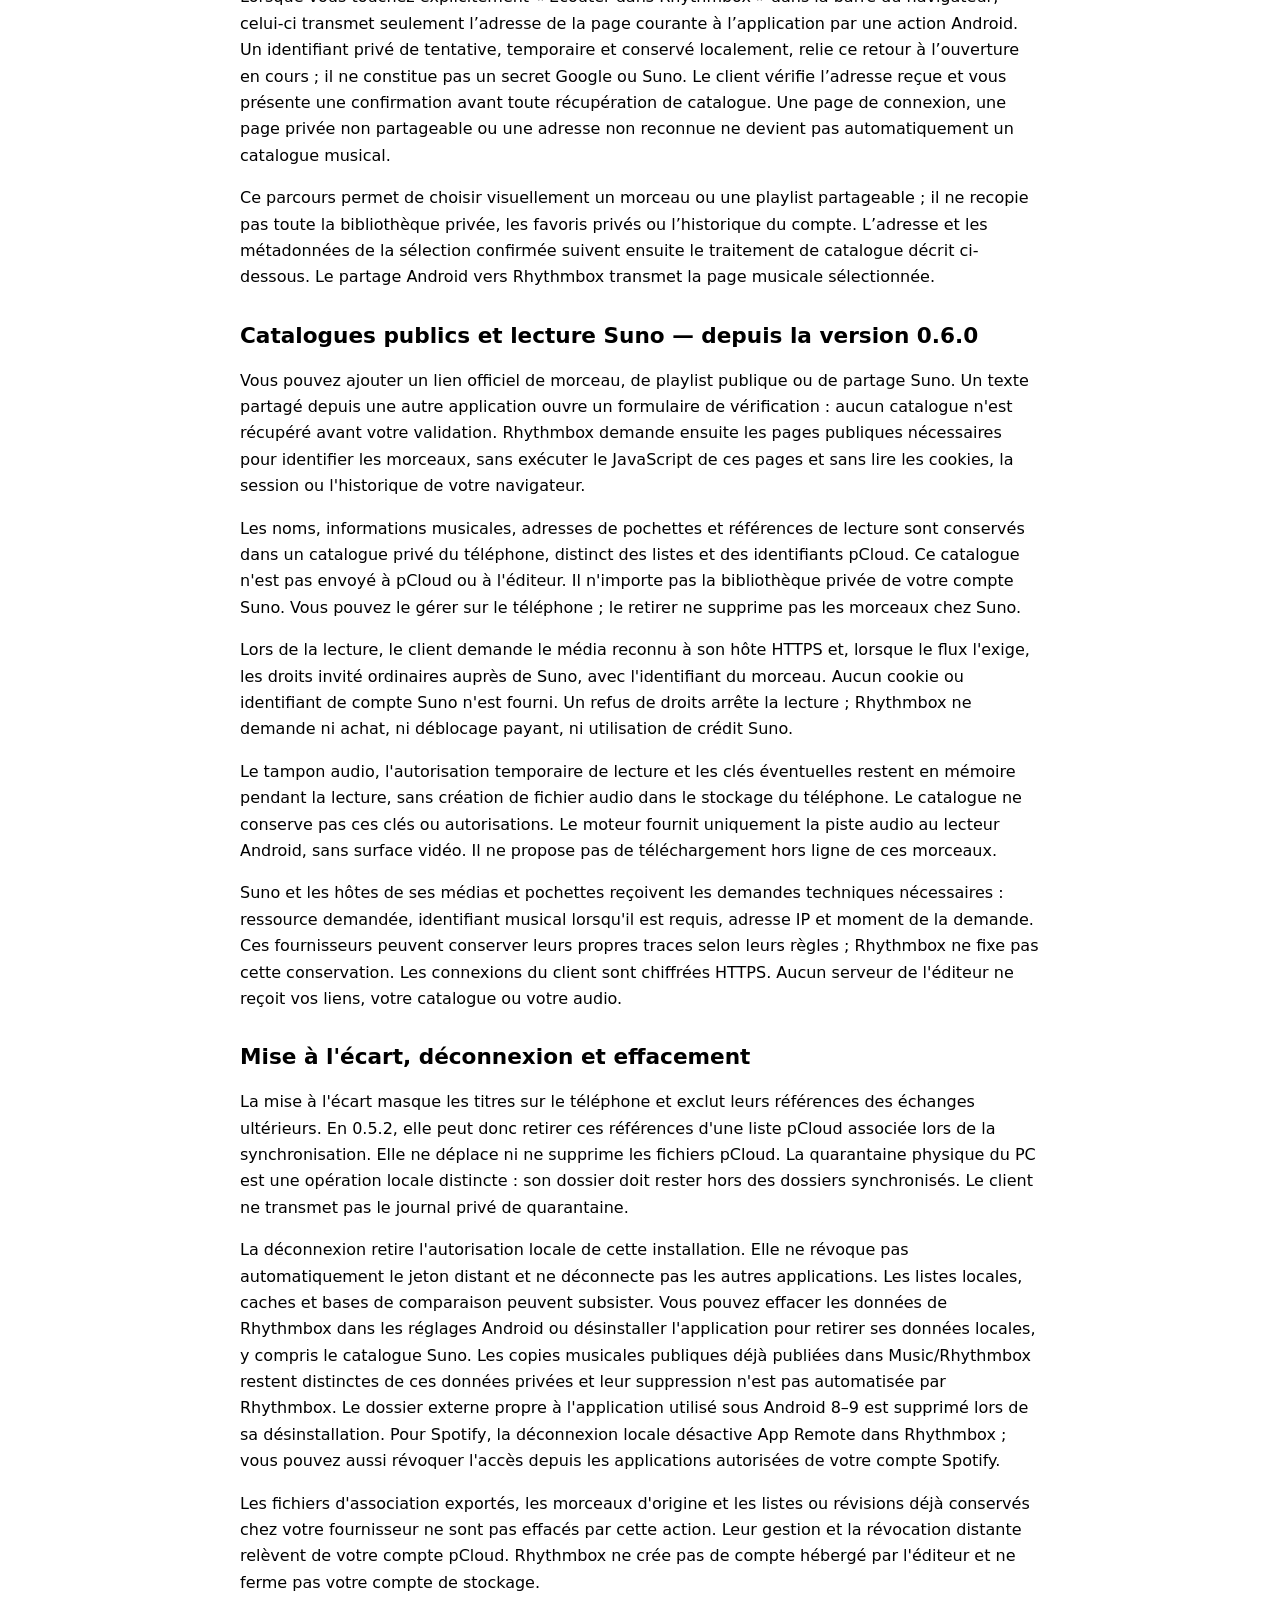
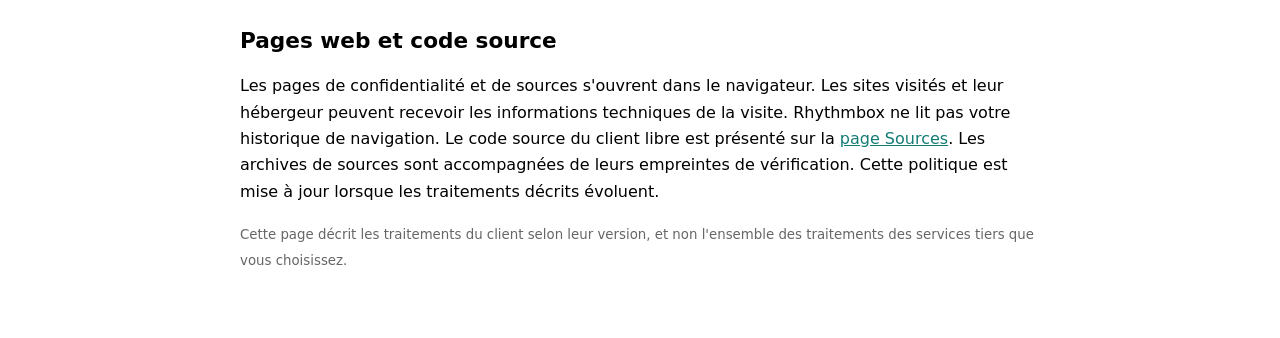
<file: rhythmbox/confidentialite.html>
<!doctype html>
<html lang="fr">
<head>
  <meta charset="utf-8">
  <meta name="viewport" content="width=device-width,initial-scale=1">
  <title>Confidentialité 0.11.0 — Rhythmbox Musique</title>
  <link rel="canonical" href="https://lemegageek.github.io/rhythmbox/confidentialite.html">
  <style>
    :root { color-scheme: light dark; font-family: system-ui, sans-serif; line-height: 1.65; }
    body { max-width: 50rem; margin: 0 auto; padding: 2.5rem 1.3rem 4rem; }
    h1,h2 { line-height: 1.25; } h1 { font-size: 2rem; } h2 { margin-top: 2rem; font-size: 1.35rem; }
    a { color: #137c75; } small { color: #666; }
    @media(prefers-color-scheme:dark) { a { color: #8ae5cf; } small { color: #bfc8cf; } }
  </style>
</head>
<body>
<header>
  <nav aria-label="Rhythmbox pour Android"><a href="/fr/rhythmbox/">Android</a> · <a href="confidentialite.html" aria-current="page">Confidentialité</a> · <a href="sources.html">Sources</a></nav>
  <p>Rhythmbox Musique pour Android</p>
  <h1>Politique de confidentialité</h1>
  <p>Mise à jour du 5 novembre 2026. Ce texte décrit les fonctions disponibles selon
  votre version de Rhythmbox Musique, jusqu’à la version 0.11.0 (code 21) : compte musical
  pCloud, listes natives, cache privé, copies audio choisies, lecteur PCM, Spotify et Suno.
  Les versions historiques conservent leurs parcours par dossiers et liens.</p>
</header>
<main>
  <h2>Édition LeMegaGeek et données de l’ancienne installation</h2>
  <p>L’application affichée comme « Rhythmbox LeMegaGeek » dans le lanceur, depuis la version 0.9.0, utilise l’identifiant Android <code>fr.lemegageek.rhythmbox</code> et un stockage d’application distinct. Elle s’installe à côté de l’ancienne application, qui conserve ses données. Les comptes, autorisations, listes et caches privés ne sont pas copiés automatiquement entre les deux installations ; vous reconnectez les services souhaités dans la nouvelle application.</p>

  <h2>Éditeur et contact</h2>
  <p>Rhythmbox Musique est un logiciel libre indépendant proposé par LeMegaGeek.
  Pour une question sur l'application ou vos données, écrivez à
  <a href="mailto:support-cacam@chey.net">support-cacam@chey.net</a>.
  L'application n'est pas un produit de pCloud, Spotify, Suno ou GNOME.</p>

  <h2>Fonctionnement local et autorisations</h2>
  <p>Le lecteur conserve votre bibliothèque, vos listes et vos choix de mise à l'écart dans
  son stockage privé. La recherche et les commandes de lecture sont traitées localement.
  Vous pouvez écouter un dossier musical choisi avec le sélecteur Android sans connecter de
  compte pCloud. Les sons synthétiques du mode découverte sont générés sur l'appareil.</p>
  <p>Le dossier musical choisi reçoit une autorisation de lecture ; le dossier d'échange
  historique reçoit aussi une autorisation d'écriture. L'application ne demande pas de
  permission générale sur vos fichiers, ni d'accès aux contacts, au microphone, à la position,
  aux photos en général, aux SMS ou à l'identifiant publicitaire. Elle n'intègre pas de publicité,
  d'analyse d'audience ou d'envoi automatique de rapports de crash à l'éditeur.</p>

  <h2>Connexion au compte musical par la page pCloud — depuis la version 0.5.2</h2>
  <p>Rhythmbox dispose de sa propre autorisation, distincte de celle de l'application pCloud
  du téléphone ou de pCloud Drive sur le PC. Vous indiquez dans Rhythmbox l'adresse attendue
  du compte musical. Cette saisie sert à comparer localement l'adresse que pCloud renverra ;
  le client ne l'ajoute pas aux paramètres de sa demande de connexion.</p>
  <p>La connexion et les contrôles éventuels de mot de passe, de CAPTCHA ou de second facteur
  se déroulent sur la page officielle pCloud dans votre navigateur habituel. Vous revenez ensuite
  dans Rhythmbox. Ce parcours ne demande pas le mot de passe ou le code dans l'application.
  Rhythmbox ne lit ni les cookies ni l'historique du navigateur et ne copie pas les autorisations
  des autres applications. pCloud traite les informations que vous saisissez sur sa page.</p>
  <p>La page reçoit un identifiant privé de tentative, le nom Rhythmbox Musique Android,
  les versions d'Android et de Rhythmbox, ainsi qu'un identifiant aléatoire renouvelé à chaque
  tentative. Cet identifiant n'est pas un identifiant matériel. L'adresse de connexion contenant
  la tentative est traitée par le navigateur et pCloud. Le client garde l'identifiant de tentative
  uniquement en mémoire, sans l'ajouter aux journaux ou aux fichiers d'association. La tentative
  expire au plus tard après quinze minutes, ou plus tôt selon la réponse de pCloud.</p>
  <p>L'accès ne devient actif qu'après confirmation par pCloud et vérification de l'adresse et
  de l'identifiant du compte avec le nouveau jeton. Le jeton est ensuite envoyé dans les demandes
  HTTPS authentifiées à pCloud ; aucun serveur de l'éditeur ne le reçoit.</p>
  <p>Après une interruption réseau temporaire, le contrôle de la connexion peut reprendre
  lorsque vous revenez dans Rhythmbox, avec la même tentative. Une autorisation déjà reçue
  reste en mémoire pendant sa vérification. Cette reprise ne crée pas automatiquement une
  nouvelle autorisation et reste limitée par l'expiration de la tentative.</p>
  <p>Le choix de mémorisation sur la page pCloud est respecté. Si vous choisissez de conserver
  la connexion, le jeton est stocké chiffré avec AndroidKeyStore dans l'espace privé de l'application,
  exclu des sauvegardes système. Sinon, il reste en mémoire pendant le processus courant et
  l'ancienne autorisation locale persistante est retirée. Une fois ce processus arrêté, il faut
  recommencer la connexion. Choisir un dossier ne rend pas une connexion temporaire persistante.
  Les informations locales de compte et les listes peuvent rester sur le téléphone. La durée
  effective du jeton de cette connexion web dépend de pCloud.</p>
  <p><strong>Le jeton possède techniquement les droits du compte pCloud.</strong> Le choix d'un
  dossier borne les opérations du client sans réduire ces droits sur le serveur. Utilisez un
  compte exclusivement réservé à la musique. La sélection d'un dossier ou un partage familial
  ne constitue pas une garantie de cloisonnement serveur.</p>
  <p>La préparation de test 0.5.0 utilisait un formulaire de mot de passe et de code dans
  Rhythmbox, transmis à pCloud par HTTPS sans être conservés par le client. La connexion
  normale de 0.5.2 emploie la page pCloud décrite ci-dessus. L'autre parcours OAuth nécessitant
  l'enregistrement préalable de l'application n'est pas activé dans ces versions.</p>

  <h2>Dossier musical et listes natives pCloud — depuis la version 0.5.2</h2>
  <p>Le sélecteur peut demander les noms et identifiants des dossiers appartenant au compte,
  y compris depuis sa racine, afin de choisir le dossier musical. Il ne demande pas les fichiers
  à cette étape. L'index de fichiers porte ensuite sur le sous-arbre choisi ; la racine du compte
  ne peut pas être enregistrée comme dossier musical.</p>
  <p>Vous choisissez les listes à importer ou à associer. Les noms lors d'une création, les
  identifiants de listes et de morceaux, les références et leur ordre sont envoyés à pCloud.
  <strong>Ces collections sont lisibles par pCloud et ne sont pas chiffrées de bout en bout
  par Rhythmbox.</strong> L'éditeur n'exploite pas de serveur recevant ces listes.</p>
  <p>La synchronisation peut ajouter, retirer et réordonner des références dans les listes
  associées ; elle ne téléverse ni ne supprime les fichiers audio d'origine. pCloud peut retirer
  d'une liste des références devenues indisponibles, même lors de sa consultation. L'application
  demande votre accord avant cette lecture.</p>
  <p>L'automatisation concerne les listes sélectionnées. Elle recherche périodiquement leurs
  modifications lorsque l'application est ouverte et peut utiliser une tâche Android en
  arrière-plan sur un réseau non facturé. Sa cadence dépend du système. Vous pouvez la désactiver
  dans les réglages. Elle n'envoie pas de notification de synchronisation ou de promotion.
  Une nouvelle liste créée sur Android reste locale tant que vous ne la créez ou ne l'associez
  pas explicitement sur pCloud.</p>

  <h2>Modes historiques par dossiers et liens — conservés en 0.8.2</h2>
  <p>Les révisions de listes au format Rhythmbox sont chiffrées AES-256-GCM avant écriture dans
  le dossier d'échange, avec la clé partagée entre vos appareils associés. Cette clé n'est pas
  incluse dans les révisions synchronisées. Le fichier d'association qui contient la clé doit
  rester privé et hors du dossier synchronisé.</p>
  <p>Le mode par liens utilise les liens de lecture, de dépôt et éventuellement de musique que
  vous fournissez. Ce mode ne demande pas de mot de passe de compte. Les liens sont eux-mêmes
  des autorisations sur leurs partages : leurs détenteurs peuvent utiliser les capacités
  correspondantes. Le chiffrement des révisions ne chiffre pas les morceaux accessibles par
  un lien et ne masque pas au fournisseur les noms techniques, tailles ou dates des dépôts.</p>
  <p>Un fournisseur de documents Android peut effectuer ses propres transferts selon les dossiers
  et le service choisis. Ses traitements et sa disponibilité relèvent de ce fournisseur.</p>

  <h2>Lecture et services externes</h2>
  <p>Les connexions directes de l'application à pCloud utilisent HTTPS. Les demandes peuvent
  révéler à pCloud les ressources consultées ou les listes modifiées, l'adresse IP et les
  informations techniques nécessaires à la connexion. pCloud applique sa propre
  <a href="https://www.pcloud.com/privacy_policy.html">politique de confidentialité</a> ;
  Rhythmbox ne fixe pas la conservation des traces de ce service.</p>
  <p>Pour un morceau issu du compte musical, le client vérifie son appartenance au dossier choisi
  et récupère le média original auprès d'un hôte HTTPS validé. Le jeton de compte n'est pas envoyé
  à l'hôte de téléchargement. Les morceaux locaux utilisent le dossier Android autorisé.</p>
  <p>Le compte musical pCloud utilise un cache privé de 512 Mio au total, limité à 256 Mio par fichier.
  Le client peut préparer automatiquement le morceau suivant et réutiliser les originaux encore
  valides, sans nouvel appel pCloud ou CDN lors d'un hit de cache. Les copies et leurs reçus sont
  liés à la région, au compte, au dossier musical, au fichier, au chemin et à sa version connue.
  Un nouvel index vérifié signalant un changement, un déplacement ou une suppression invalide
  l'ancienne copie. Les reçus ne conservent ni jeton ni adresse de téléchargement temporaire.
  Les modes locaux et par liens gardent leur préparation de lecture distincte.</p>
  <p>Le lecteur natif décode les formats pris en charge en PCM mono ou stéréo. Le réglage
  facultatif d'uniformisation applique un gain de lecture sans réécrire les originaux ; son
  cache privé conserve des mesures. L'analyseur gauche/droite représente le signal source
  de ce lecteur, sans enregistrer le microphone ni capter la sortie globale du téléphone.
  Un format utilisant le lecteur Android de repli peut être lu avec un analyseur indisponible.
  La piste audio d'une vidéo peut être lue sans afficher l'image si son codec est disponible.
  La MediaSession transmet à Android le titre, l'artiste et l'état de lecture pour les commandes
  multimédias. La notification de lecture permet de commander et d'arrêter le service audio.</p>

  <h2>Copies audio hors connexion — depuis la version 0.7.0</h2>
  <p>Vous choisissez explicitement les listes pCloud à conserver sur le téléphone. Seules les
  listes liées au compte musical et à son dossier autorisent ces copies ; les titres masqués,
  en quarantaine, de démonstration et Suno sont exclus. Les demandes de téléchargement révèlent
  à pCloud les ressources choisies et le moment des demandes. La synchronisation des copies
  peut reprendre les changements de ces listes sur un réseau non facturé, selon les réglages
  et la disponibilité du travail d'arrière-plan Android.</p>
  <p>Sous Android 10/API 29 et ultérieur, les octets originaux sont copiés avec MediaStore Audio
  dans <strong>Music/Rhythmbox/</strong>, avec les sous-dossiers d'artistes et d'albums. Ce parcours
  n'utilise pas de sélecteur de dossier ni de permission générale sur vos fichiers. Sous
  Android 8–9/API 26–28, le repli utilise le dossier externe Musique propre à l'application,
  dans Rhythmbox ; il ne crée pas le même dossier public.</p>
  <p>Les copies ne sont ni converties ni normalisées sur disque. Leurs octets sont relus et
  vérifiés par SHA-256 avant publication. Les fichiers déjà présents ne sont pas remplacés ;
  une collision produit un nom supplémentaire tel que <strong>Titre (2).flac</strong>.
  Les vidéos ou formats sans attestation audio sont indiqués comme non copiés et conservent
  leur parcours de lecture habituel. Un journal privé contient l'identité du morceau, sa version,
  son empreinte et l'emplacement de la nouvelle copie pour reprendre fichier par fichier.</p>
  <p>Une annulation conserve les copies terminées. Le nettoyage automatique est limité aux
  copies temporaires identifiées par ce journal et appartenant à l'application ; il ne supprime
  pas les morceaux déjà publiés ou vos autres fichiers. Désactiver cette synchronisation ne
  supprime pas les copies publiées. Les morceaux publics sous Music/Rhythmbox peuvent être
  gérés dans votre application de fichiers ou de musique ; ils sont distincts du cache privé.</p>

  <h2>Spotify avec le SDK officiel App Remote — depuis la version 0.8</h2>
  <p>Cette fonction facultative pilote l'application Spotify officielle installée sur le même
  téléphone, avec le SDK Spotify App Remote 0.8.0. Vous autorisez Rhythmbox auprès de Spotify.
  Le client transmet l'identifiant public de l'application et sa redirection au SDK pour cette
  liaison ; il ne présente pas de formulaire de mot de passe Spotify et ne demande aucun
  Client Secret. La connexion ou un consentement complémentaire peuvent nécessiter la page
  officielle Spotify. Les conditions d'accès au service et les utilisateurs autorisés dépendent
  de Spotify ; l'enregistrement de Rhythmbox reste en mode Développement.</p>
  <p>Vous pouvez choisir la musique dans Spotify ou fournir dans Rhythmbox un lien officiel de
  morceau, album, artiste ou playlist. Les références musicales validées et les commandes de
  lecture sont transmises au lecteur officiel. Le SDK fournit le titre, l'artiste, l'album,
  la position, l'état de lecture, les commandes disponibles et la pochette. Rhythmbox les
  conserve en mémoire pendant l'utilisation ; il ne les envoie pas à pCloud ou à l'éditeur.
  Le pilotage App Remote et la consultation de votre bibliothèque sont autorisés séparément.</p>
  <p><strong>Aucun accès Android aux notifications n'est demandé pour Spotify.</strong>
  Le contrôleur n'utilise plus le service historique de lecture des sessions multimédias par
  accès aux notifications. La liaison actuelle passe par App Remote. Spotify assure ses
  propres connexions, son cache, les téléchargements et ses traitements selon ses propres
  <a href="https://www.spotify.com/legal/privacy-policy/">règles de confidentialité</a>.</p>
  <p>Rhythmbox conserve localement le choix d'activer la liaison et l'identifiant public
  d'application. Une réouverture tente une reconnexion silencieuse ; un refus exige une
  nouvelle connexion explicite. Le SDK et Spotify gèrent l'autorisation de leur liaison.
  Fermer l'interface retire les observateurs et déconnecte le SDK sans fermer Spotify ni lui
  envoyer automatiquement une pause. Spotify peut continuer à lire indépendamment.
  « Déconnecter Spotify » désactive la reconnexion locale ; la révocation de l'autorisation
  distante se fait depuis votre compte Spotify.</p>
  <p>Lorsque l'interface Rhythmbox est active, le passage d'un lecteur à l'autre suspend le
  lecteur précédent. Le démarrage d'un titre natif attend un nouvel état confirmant la pause
  Spotify. Ce mécanisme ne surveille pas Spotify en permanence lorsque l'interface est fermée.</p>
  <p>L'audio Spotify reste dans son lecteur officiel : App Remote ne fournit pas son signal PCM
  à Rhythmbox. L'analyseur stéréo et l'uniformisation native ne s'appliquent donc pas à Spotify,
  et aucun morceau Spotify n'est copié dans le dossier hors connexion. Le lecteur natif,
  pCloud et Suno conservent leur propre analyseur du signal source.</p>
  <p>Le SDK officiel et Gson 2.11.0 sont livrés avec leurs licences et notices, consultables dans
  « Réglages → Licences Spotify SDK et Gson ». Ces composants et les conditions du service
  Spotify restent distincts de la licence du code original de Rhythmbox.</p>

  <h2>Bibliothèque Spotify dans Lecture</h2>
  <p>Depuis la version 0.10.0, Rhythmbox peut demander la lecture de vos titres aimés, albums et playlists, y compris privées ou collaboratives. Avec votre accord, l’application envoie directement à Spotify les requêtes de consultation, les termes de recherche et les identifiants des éléments demandés. Les réponses servent à afficher vos sélections. Le compte musical pCloud ne reçoit pas ces requêtes ni ces listes.</p>
  <p>L’autorisation Spotify de lecture se fait par OAuth avec PKCE. Rhythmbox conserve ses jetons dans le stockage privé protégé par Android Keystore. Le retour HTTPS est associé à l’application. Si Android ouvre cette adresse dans le navigateur, GitHub Pages peut recevoir le code temporaire et l’état dans la requête HTTPS. La page retire ces paramètres de la barre d’adresse et propose le retour dans l’application. Seul le téléphone qui a commencé la connexion détient le vérificateur nécessaire pour utiliser le code.</p>
  <p>Les accès peuvent être révoqués dans la liste des applications autorisées du compte Spotify.</p>

  <h2>Connexion Suno dans le navigateur</h2>
  <p>Depuis Lecture → Suno, l’ouverture de la bibliothèque affiche la page officielle dans votre navigateur Android. Les anciennes versions proposaient cette action dans Services. Vous pouvez choisir Google ou la méthode de connexion habituelle de votre compte sur la page officielle Suno. Le navigateur exécute cette page et conserve sa session selon ses propres réglages ; Suno et, si vous le choisissez, Google assurent l’authentification selon leurs règles.</p>
  <p>Rhythmbox ne lit pas les cookies, mots de passe, codes Google ni jetons privés de cette session. Le client n’affiche pas un état de compte Suno connecté déduit de la seule ouverture du navigateur.</p>
  <p>Lorsque vous touchez explicitement « Écouter dans Rhythmbox » dans la barre du navigateur, celui-ci transmet seulement l’adresse de la page courante à l’application par une action Android. Un identifiant privé de tentative, temporaire et conservé localement, relie ce retour à l’ouverture en cours ; il ne constitue pas un secret Google ou Suno. Le client vérifie l’adresse reçue et vous présente une confirmation avant toute récupération de catalogue. Une page de connexion, une page privée non partageable ou une adresse non reconnue ne devient pas automatiquement un catalogue musical.</p>
  <p>Ce parcours permet de choisir visuellement un morceau ou une playlist partageable ; il ne recopie pas toute la bibliothèque privée, les favoris privés ou l’historique du compte. L’adresse et les métadonnées de la sélection confirmée suivent ensuite le traitement de catalogue décrit ci-dessous. Le partage Android vers Rhythmbox transmet la page musicale sélectionnée.</p>

  <h2>Catalogues publics et lecture Suno — depuis la version 0.6.0</h2>
  <p>Vous pouvez ajouter un lien officiel de morceau, de playlist publique ou de partage Suno.
  Un texte partagé depuis une autre application ouvre un formulaire de vérification : aucun
  catalogue n'est récupéré avant votre validation. Rhythmbox demande ensuite les pages publiques
  nécessaires pour identifier les morceaux, sans exécuter le JavaScript de ces pages et sans
  lire les cookies, la session ou l'historique de votre navigateur.</p>
  <p>Les noms, informations musicales, adresses de pochettes et références de lecture sont
  conservés dans un catalogue privé du téléphone, distinct des listes et des identifiants pCloud.
  Ce catalogue n'est pas envoyé à pCloud ou à l'éditeur. Il n'importe pas la bibliothèque privée
  de votre compte Suno. Vous pouvez le gérer sur le téléphone ; le retirer
  ne supprime pas les morceaux chez Suno.</p>
  <p>Lors de la lecture, le client demande le média reconnu à son hôte HTTPS et, lorsque le
  flux l'exige, les droits invité ordinaires auprès de Suno, avec l'identifiant du morceau.
  Aucun cookie ou identifiant de compte Suno n'est fourni. Un refus de droits arrête la lecture ;
  Rhythmbox ne demande ni achat, ni déblocage payant, ni utilisation de crédit Suno.</p>
  <p>Le tampon audio, l'autorisation temporaire de lecture et les clés éventuelles restent en
  mémoire pendant la lecture, sans création de fichier audio dans le stockage du téléphone.
  Le catalogue ne conserve pas ces clés ou autorisations. Le moteur fournit uniquement la piste
  audio au lecteur Android, sans surface vidéo. Il ne propose pas de téléchargement hors ligne
  de ces morceaux.</p>
  <p>Suno et les hôtes de ses médias et pochettes reçoivent les demandes techniques nécessaires :
  ressource demandée, identifiant musical lorsqu'il est requis, adresse IP et moment de la demande.
  Ces fournisseurs peuvent conserver leurs propres traces selon leurs règles ; Rhythmbox ne fixe
  pas cette conservation. Les connexions du client sont chiffrées HTTPS. Aucun serveur de l'éditeur
  ne reçoit vos liens, votre catalogue ou votre audio.</p>

  <h2>Mise à l'écart, déconnexion et effacement</h2>
  <p>La mise à l'écart masque les titres sur le téléphone et exclut leurs références des échanges
  ultérieurs. En 0.5.2, elle peut donc retirer ces références d'une liste pCloud associée lors de la
  synchronisation. Elle ne déplace ni ne supprime les fichiers pCloud. La quarantaine physique
  du PC est une opération locale distincte : son dossier doit rester hors des dossiers synchronisés.
  Le client ne transmet pas le journal privé de quarantaine.</p>
  <p>La déconnexion retire l'autorisation locale de cette installation. Elle ne révoque pas
  automatiquement le jeton distant et ne déconnecte pas les autres applications. Les listes
  locales, caches et bases de comparaison peuvent subsister. Vous pouvez effacer les données
  de Rhythmbox dans les réglages Android ou désinstaller l'application pour retirer ses données locales,
  y compris le catalogue Suno. Les copies musicales publiques déjà publiées dans Music/Rhythmbox
  restent distinctes de ces données privées et leur suppression n'est pas automatisée par Rhythmbox.
  Le dossier externe propre à l'application utilisé sous Android 8–9 est supprimé lors de sa
  désinstallation. Pour Spotify, la déconnexion locale désactive App Remote dans Rhythmbox ;
  vous pouvez aussi révoquer l'accès depuis les applications autorisées de votre compte Spotify.</p>
  <p>Les fichiers d'association exportés, les morceaux d'origine et les listes ou révisions déjà
  conservés chez votre fournisseur ne sont pas effacés par cette action. Leur gestion et la
  révocation distante relèvent de votre compte pCloud. Rhythmbox ne crée pas de compte hébergé
  par l'éditeur et ne ferme pas votre compte de stockage.</p>

  <h2>Pages web et code source</h2>
  <p>Les pages de confidentialité et de sources s'ouvrent dans le navigateur. Les sites visités
  et leur hébergeur peuvent recevoir les informations techniques de la visite. Rhythmbox ne lit
  pas votre historique de navigation. Le code source du client libre est présenté sur la
  <a href="https://lemegageek.github.io/rhythmbox/sources.html">page Sources</a>.
  Les archives de sources sont accompagnées de leurs empreintes de vérification.
  Cette politique est mise à jour lorsque les traitements décrits évoluent.</p>
</main>
<footer><small>Cette page décrit les traitements du client selon leur version,
et non l'ensemble des traitements des services tiers que vous choisissez.</small></footer>
</body>
</html>
</file>
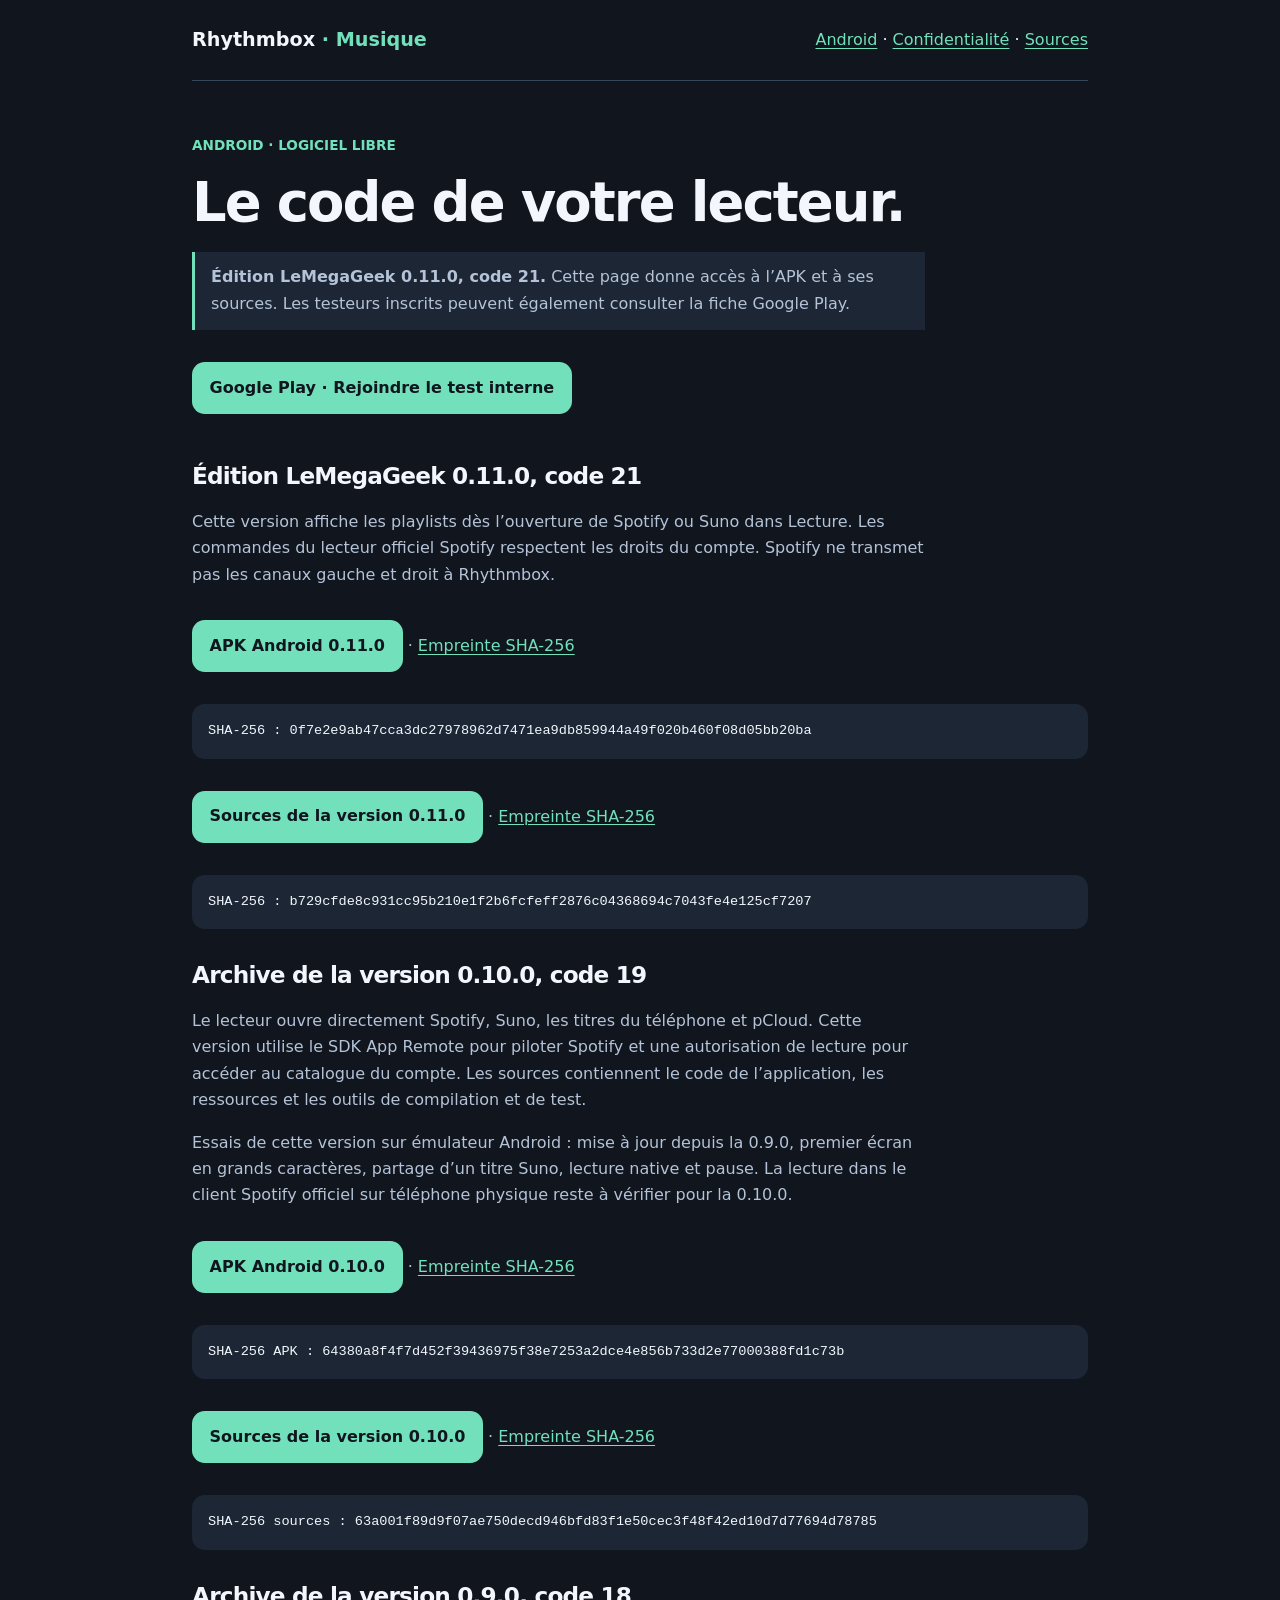
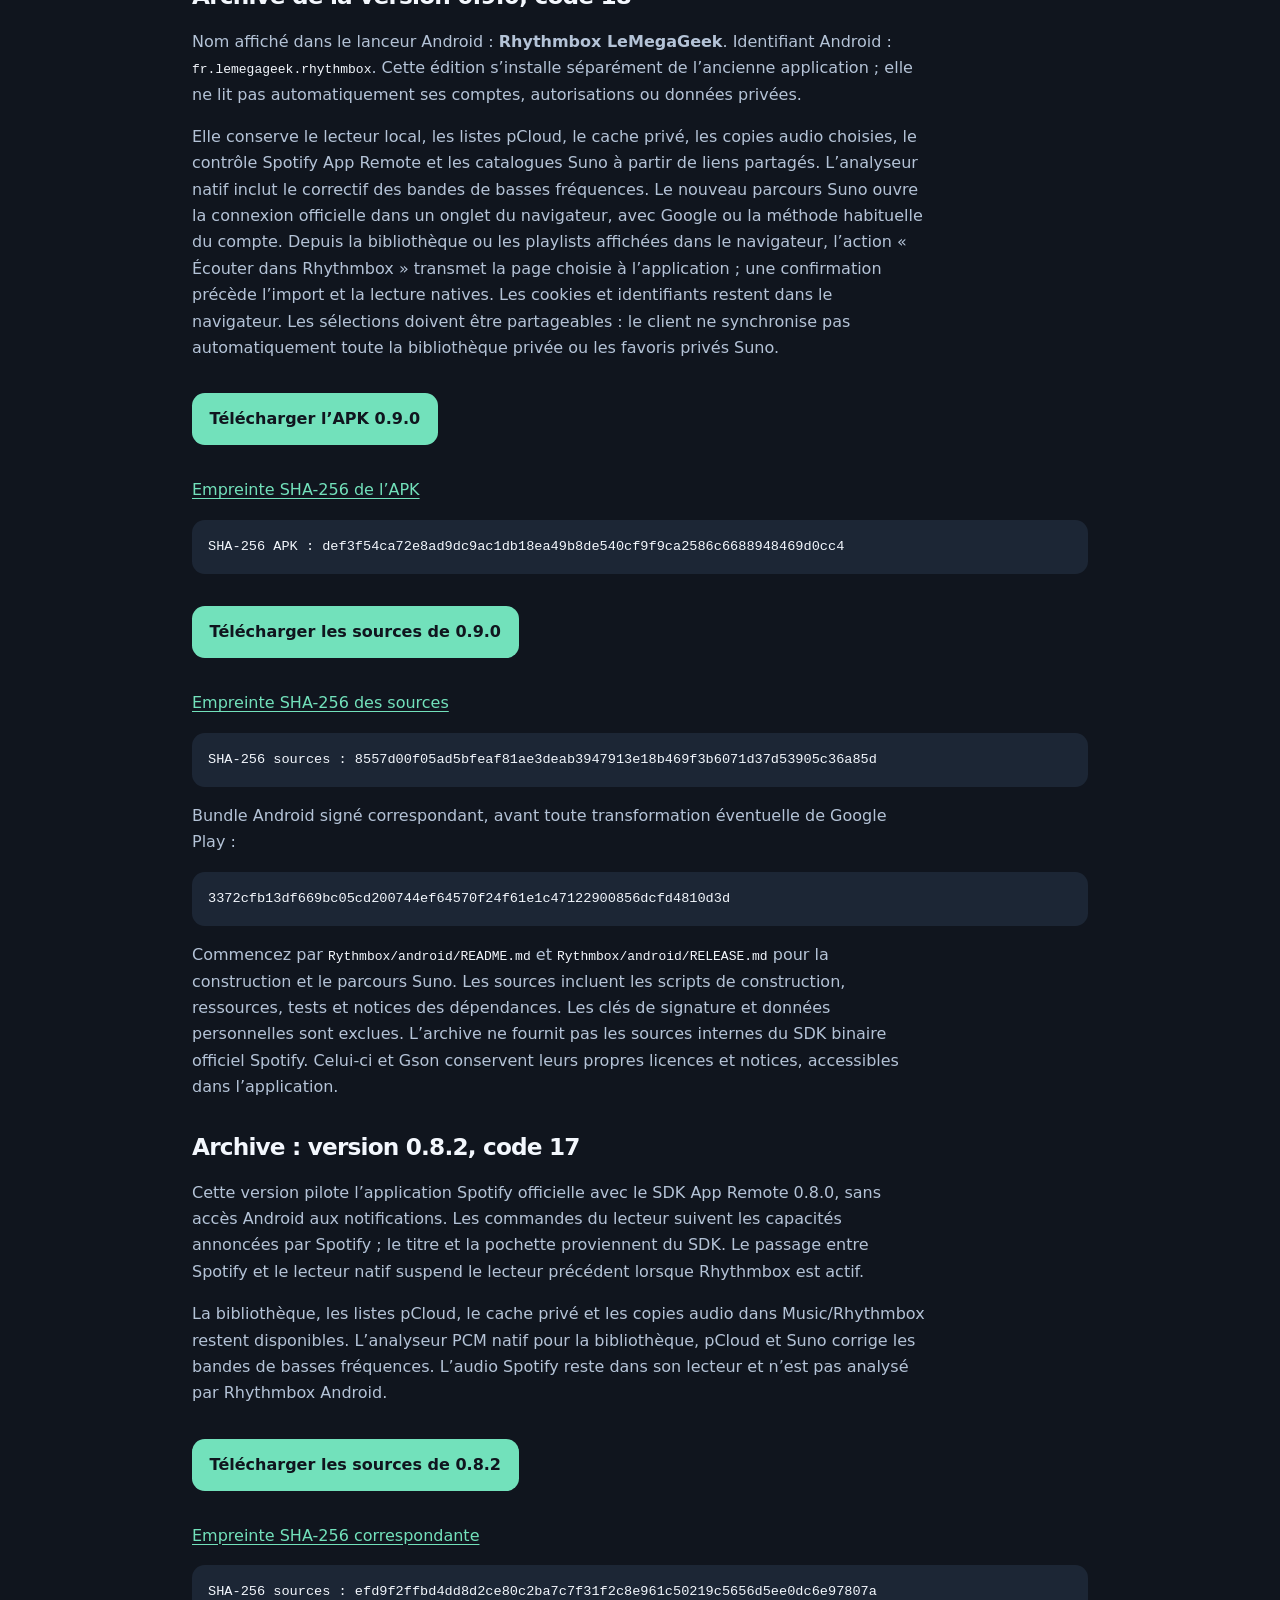
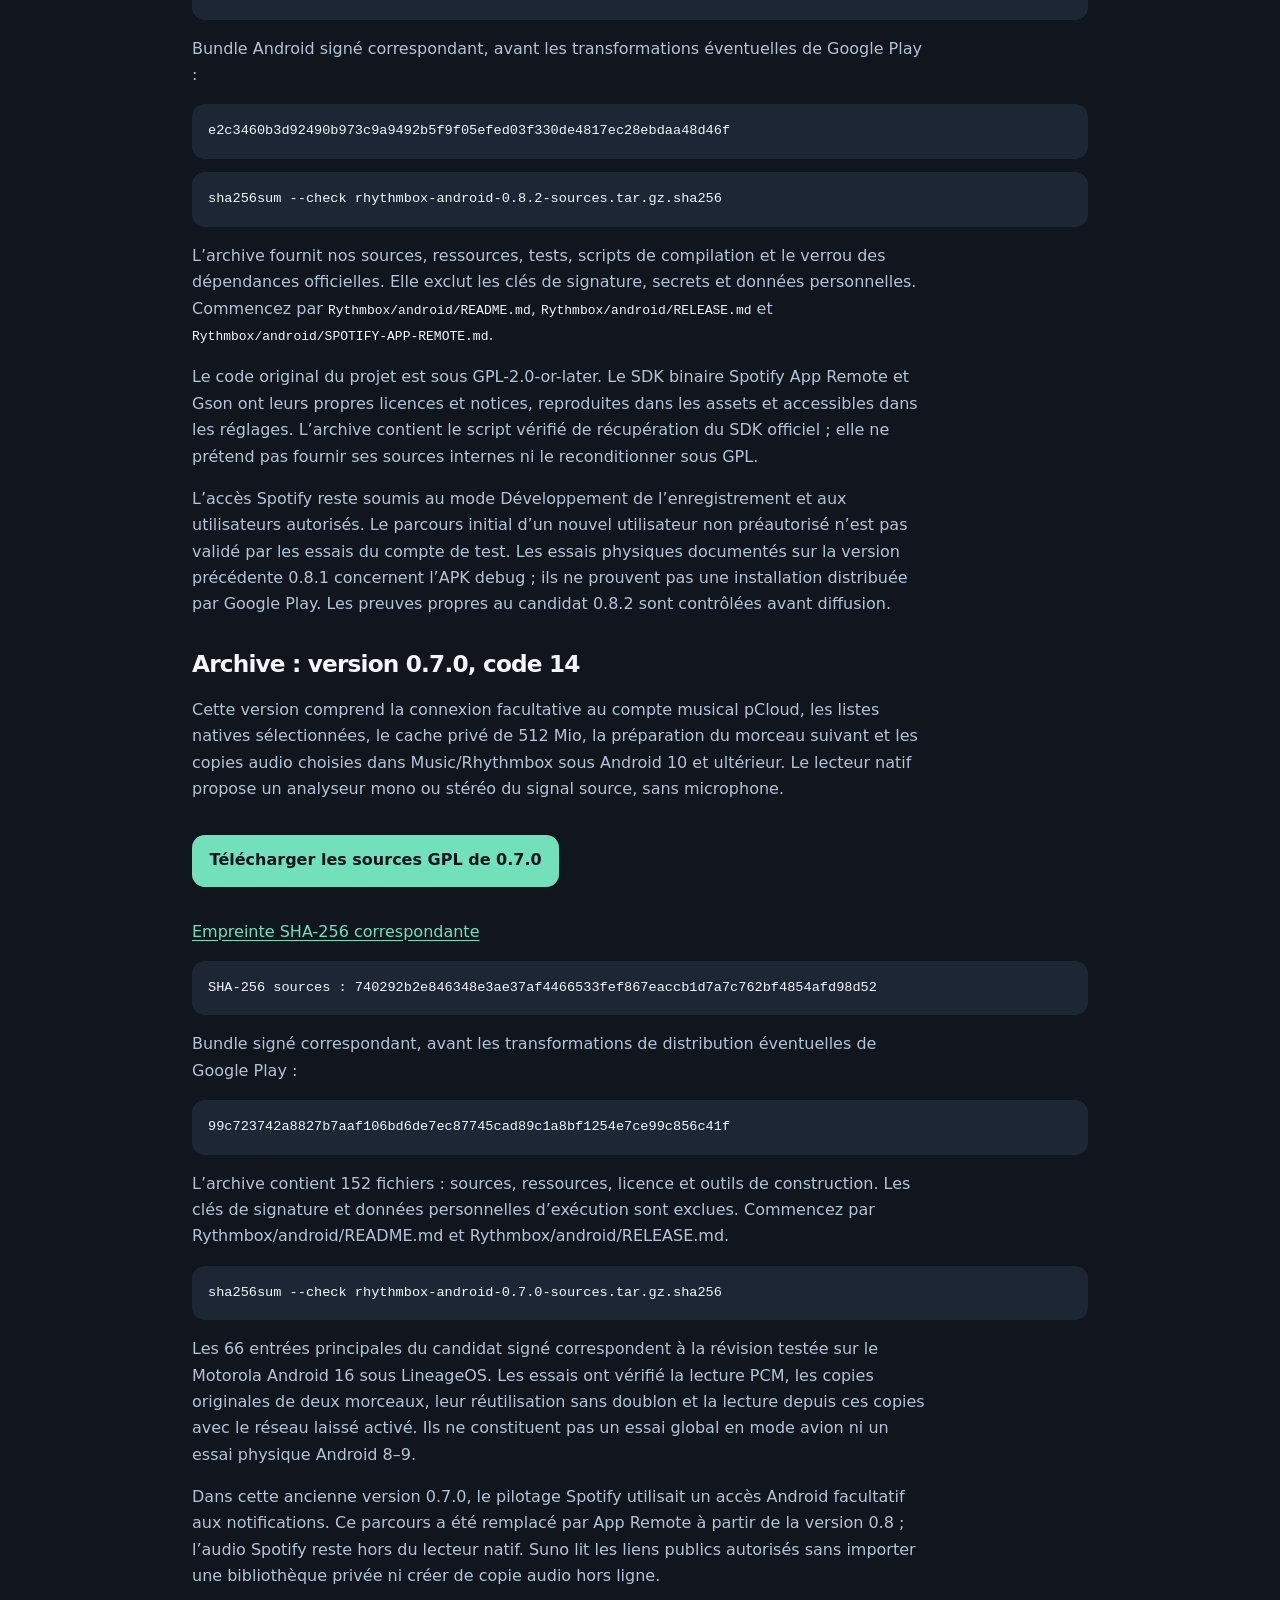
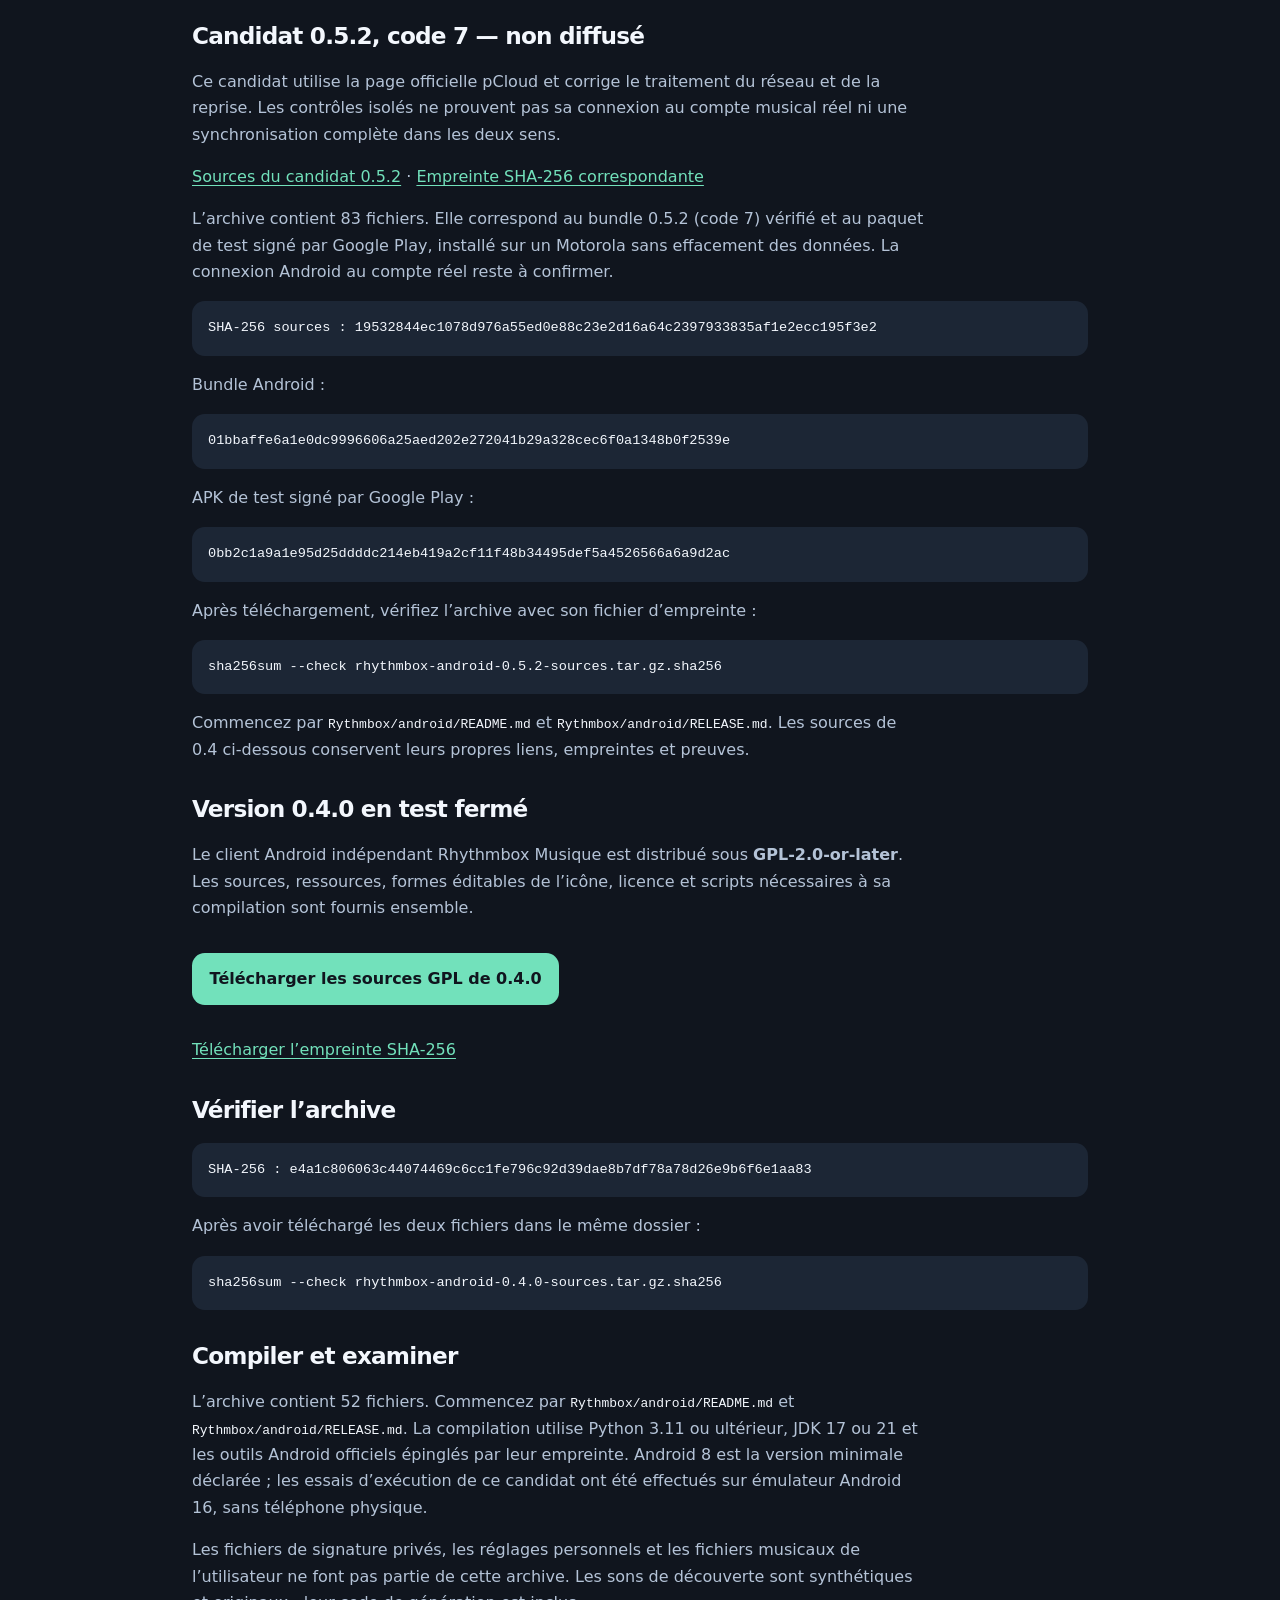
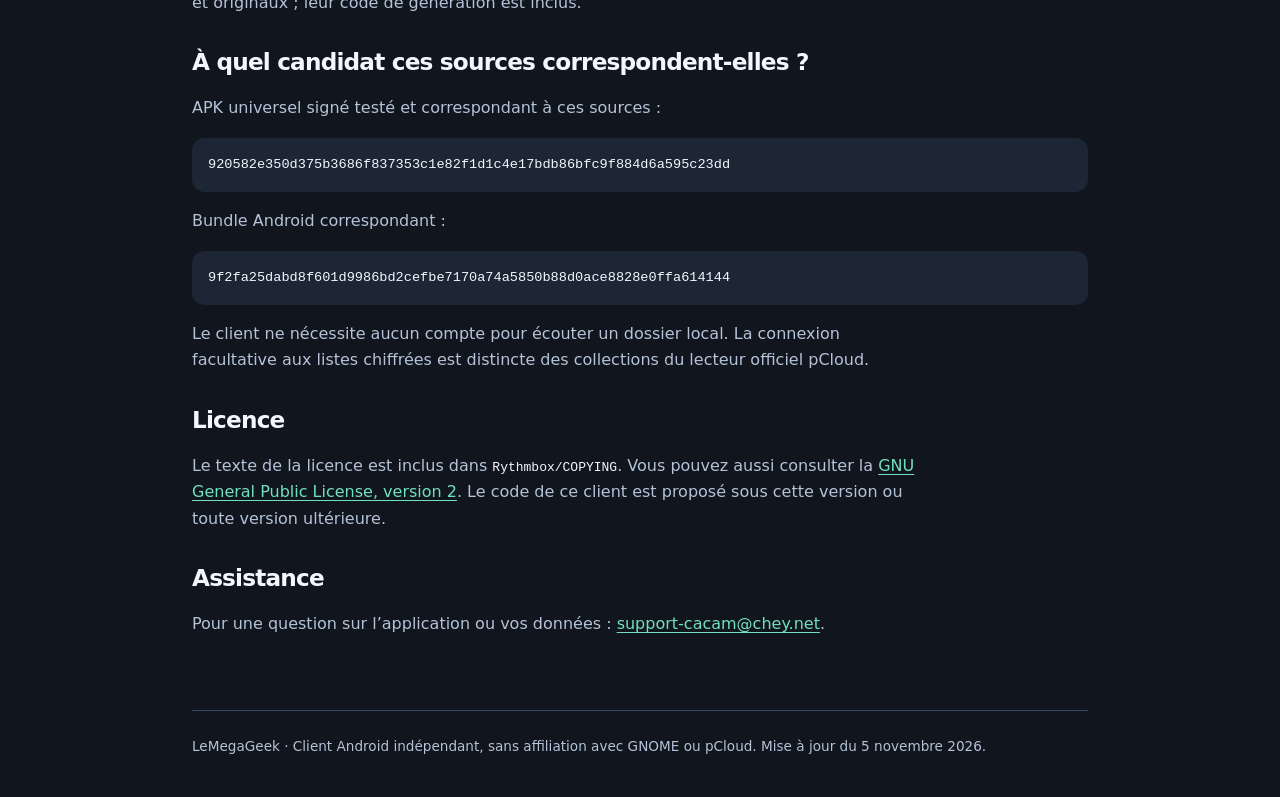
<file: rhythmbox/sources.html>
<!doctype html>
<html lang="fr">
<head>
<meta charset="utf-8"><meta name="viewport" content="width=device-width,initial-scale=1">
<title>Sources Android — Rhythmbox Musique</title>
<meta name="description" content="Sources de Rhythmbox Musique : version 0.11.0 et archives des versions précédentes, outils de compilation et empreintes.">
<link rel="canonical" href="https://lemegageek.github.io/rhythmbox/sources.html">
<style>
:root{color-scheme:dark;--bg:#10151e;--panel:#1c2635;--text:#f3f7fd;--muted:#b4c3d7;--accent:#72e1bb;font-family:system-ui,sans-serif;line-height:1.65}*{box-sizing:border-box}body{margin:0;background:var(--bg);color:var(--text)}header,main,footer{width:min(100% - 2.5rem,56rem);margin-inline:auto}header{display:flex;flex-wrap:wrap;align-items:center;justify-content:space-between;gap:1rem;padding-block:1.5rem;border-bottom:1px solid #35465d}header strong{font-size:1.2rem}a{color:var(--accent);text-underline-offset:.2em}a:focus-visible{outline:3px solid var(--accent);outline-offset:5px}main{padding-block:2.5rem 3.5rem}h1,h2{line-height:1.2;letter-spacing:-.035em}h1{font-size:clamp(2.1rem,6vw,3.4rem);margin:.5rem 0 1rem}h2{font-size:1.45rem;margin-top:2rem}p,li{color:var(--muted);max-width:72ch}.status{padding:.8rem 1rem;background:var(--panel);border-left:3px solid var(--accent)}.button{display:inline-block;margin-block:1rem;padding:.8rem 1.1rem;border-radius:.8rem;background:var(--accent);color:var(--bg);font-weight:700;text-decoration:none}code{overflow-wrap:anywhere;color:var(--text)}pre{white-space:pre-wrap;overflow-wrap:anywhere;padding:1rem;background:var(--panel);border-radius:.8rem;font-size:.85rem}footer{border-top:1px solid #35465d;padding-block:1.5rem 2.5rem;color:var(--muted);font-size:.85rem}.eyebrow{font-size:.85rem;color:var(--accent);font-weight:700}
</style>
</head>
<body>
<header><strong>Rhythmbox <span style="color:var(--accent)">· Musique</span></strong><nav aria-label="Rhythmbox pour Android"><a href="/fr/rhythmbox/">Android</a> · <a href="confidentialite.html">Confidentialité</a> · <a href="sources.html" aria-current="page">Sources</a></nav></header>
<main>
<p class="eyebrow">ANDROID · LOGICIEL LIBRE</p>
<h1>Le code de votre lecteur.</h1>
<p class="status"><strong>Édition LeMegaGeek 0.11.0, code 21.</strong> Cette page donne accès à l’APK et à ses sources. Les testeurs inscrits peuvent également consulter la fiche Google Play.</p>
<p><a class="button" href="https://play.google.com/apps/internaltest/4700023660981821494">Google Play · Rejoindre le test interne</a></p>
<h2>Édition LeMegaGeek 0.11.0, code 21</h2>
<p>Cette version affiche les playlists dès l’ouverture de Spotify ou Suno dans Lecture. Les commandes du lecteur officiel Spotify respectent les droits du compte. Spotify ne transmet pas les canaux gauche et droit à Rhythmbox.</p>
<p><a class="button" href="/downloads/rhythmbox/0.11.0/rhythmbox-android-0.11.0.apk">APK Android 0.11.0</a> · <a href="/downloads/rhythmbox/0.11.0/rhythmbox-android-0.11.0.apk.sha256">Empreinte SHA-256</a></p>
<pre>SHA-256 : 0f7e2e9ab47cca3dc27978962d7471ea9db859944a49f020b460f08d05bb20ba</pre>
<p><a class="button" href="/downloads/rhythmbox/0.11.0/rhythmbox-android-0.11.0-sources.tar.gz">Sources de la version 0.11.0</a> · <a href="/downloads/rhythmbox/0.11.0/rhythmbox-android-0.11.0-sources.tar.gz.sha256">Empreinte SHA-256</a></p>
<pre>SHA-256 : b729cfde8c931cc95b210e1f2b6fcfeff2876c04368694c7043fe4e125cf7207</pre>
<h2>Archive de la version 0.10.0, code 19</h2>
<p>Le lecteur ouvre directement Spotify, Suno, les titres du téléphone et pCloud. Cette version utilise le SDK App Remote pour piloter Spotify et une autorisation de lecture pour accéder au catalogue du compte. Les sources contiennent le code de l’application, les ressources et les outils de compilation et de test.</p>
<p>Essais de cette version sur émulateur Android : mise à jour depuis la 0.9.0, premier écran en grands caractères, partage d’un titre Suno, lecture native et pause. La lecture dans le client Spotify officiel sur téléphone physique reste à vérifier pour la 0.10.0.</p>
<p><a class="button" href="/downloads/rhythmbox/0.10.0/rhythmbox-android-0.10.0.apk">APK Android 0.10.0</a> · <a href="/downloads/rhythmbox/0.10.0/rhythmbox-android-0.10.0.apk.sha256">Empreinte SHA-256</a></p>
<pre>SHA-256 APK : 64380a8f4f7d452f39436975f38e7253a2dce4e856b733d2e77000388fd1c73b</pre>
<p><a class="button" href="/downloads/rhythmbox/0.10.0/rhythmbox-android-0.10.0-sources.tar.gz">Sources de la version 0.10.0</a> · <a href="/downloads/rhythmbox/0.10.0/rhythmbox-android-0.10.0-sources.tar.gz.sha256">Empreinte SHA-256</a></p>
<pre>SHA-256 sources : 63a001f89d9f07ae750decd946bfd83f1e50cec3f48f42ed10d7d77694d78785</pre>
<h2>Archive de la version 0.9.0, code 18</h2>
<p>Nom affiché dans le lanceur Android : <strong>Rhythmbox LeMegaGeek</strong>. Identifiant Android : <code>fr.lemegageek.rhythmbox</code>. Cette édition s’installe séparément de l’ancienne application ; elle ne lit pas automatiquement ses comptes, autorisations ou données privées.</p>
<p>Elle conserve le lecteur local, les listes pCloud, le cache privé, les copies audio choisies, le contrôle Spotify App Remote et les catalogues Suno à partir de liens partagés. L’analyseur natif inclut le correctif des bandes de basses fréquences. Le nouveau parcours Suno ouvre la connexion officielle dans un onglet du navigateur, avec Google ou la méthode habituelle du compte. Depuis la bibliothèque ou les playlists affichées dans le navigateur, l’action « Écouter dans Rhythmbox » transmet la page choisie à l’application ; une confirmation précède l’import et la lecture natives. Les cookies et identifiants restent dans le navigateur. Les sélections doivent être partageables : le client ne synchronise pas automatiquement toute la bibliothèque privée ou les favoris privés Suno.</p>
<p><a class="button" href="/downloads/rhythmbox/0.9.0/rhythmbox-android-0.9.0.apk">Télécharger l’APK 0.9.0</a></p>
<p><a href="/downloads/rhythmbox/0.9.0/rhythmbox-android-0.9.0.apk.sha256">Empreinte SHA-256 de l’APK</a></p>
<pre>SHA-256 APK : def3f54ca72e8ad9dc9ac1db18ea49b8de540cf9f9ca2586c6688948469d0cc4</pre>
<p><a class="button" href="/downloads/rhythmbox/0.9.0/rhythmbox-android-0.9.0-sources.tar.gz">Télécharger les sources de 0.9.0</a></p>
<p><a href="/downloads/rhythmbox/0.9.0/rhythmbox-android-0.9.0-sources.tar.gz.sha256">Empreinte SHA-256 des sources</a></p>
<pre>SHA-256 sources : 8557d00f05ad5bfeaf81ae3deab3947913e18b469f3b6071d37d53905c36a85d</pre>
<p>Bundle Android signé correspondant, avant toute transformation éventuelle de Google Play :</p>
<pre>3372cfb13df669bc05cd200744ef64570f24f61e1c47122900856dcfd4810d3d</pre>
<p>Commencez par <code>Rythmbox/android/README.md</code> et <code>Rythmbox/android/RELEASE.md</code> pour la construction et le parcours Suno. Les sources incluent les scripts de construction, ressources, tests et notices des dépendances. Les clés de signature et données personnelles sont exclues. L’archive ne fournit pas les sources internes du SDK binaire officiel Spotify. Celui-ci et Gson conservent leurs propres licences et notices, accessibles dans l’application.</p>
<h2>Archive : version 0.8.2, code 17</h2>
<p>Cette version pilote l’application Spotify officielle avec le SDK App Remote 0.8.0, sans accès Android aux notifications. Les commandes du lecteur suivent les capacités annoncées par Spotify ; le titre et la pochette proviennent du SDK. Le passage entre Spotify et le lecteur natif suspend le lecteur précédent lorsque Rhythmbox est actif.</p>
<p>La bibliothèque, les listes pCloud, le cache privé et les copies audio dans Music/Rhythmbox restent disponibles. L’analyseur PCM natif pour la bibliothèque, pCloud et Suno corrige les bandes de basses fréquences. L’audio Spotify reste dans son lecteur et n’est pas analysé par Rhythmbox Android.</p>
<p><a class="button" href="/downloads/rhythmbox/0.8.2/rhythmbox-android-0.8.2-sources.tar.gz">Télécharger les sources de 0.8.2</a></p>
<p><a href="/downloads/rhythmbox/0.8.2/rhythmbox-android-0.8.2-sources.tar.gz.sha256">Empreinte SHA-256 correspondante</a></p>
<pre>SHA-256 sources : efd9f2ffbd4dd8d2ce80c2ba7c7f31f2c8e961c50219c5656d5ee0dc6e97807a</pre>
<p>Bundle Android signé correspondant, avant les transformations éventuelles de Google Play :</p>
<pre>e2c3460b3d92490b973c9a9492b5f9f05efed03f330de4817ec28ebdaa48d46f</pre>
<pre>sha256sum --check rhythmbox-android-0.8.2-sources.tar.gz.sha256</pre>
<p>L’archive fournit nos sources, ressources, tests, scripts de compilation et le verrou des dépendances officielles. Elle exclut les clés de signature, secrets et données personnelles. Commencez par <code>Rythmbox/android/README.md</code>, <code>Rythmbox/android/RELEASE.md</code> et <code>Rythmbox/android/SPOTIFY-APP-REMOTE.md</code>.</p>
<p>Le code original du projet est sous GPL-2.0-or-later. Le SDK binaire Spotify App Remote et Gson ont leurs propres licences et notices, reproduites dans les assets et accessibles dans les réglages. L’archive contient le script vérifié de récupération du SDK officiel ; elle ne prétend pas fournir ses sources internes ni le reconditionner sous GPL.</p>
<p>L’accès Spotify reste soumis au mode Développement de l’enregistrement et aux utilisateurs autorisés. Le parcours initial d’un nouvel utilisateur non préautorisé n’est pas validé par les essais du compte de test. Les essais physiques documentés sur la version précédente 0.8.1 concernent l’APK debug ; ils ne prouvent pas une installation distribuée par Google Play. Les preuves propres au candidat 0.8.2 sont contrôlées avant diffusion.</p>
<h2>Archive : version 0.7.0, code 14</h2>
<p>Cette version comprend la connexion facultative au compte musical pCloud, les listes natives sélectionnées, le cache privé de 512 Mio, la préparation du morceau suivant et les copies audio choisies dans Music/Rhythmbox sous Android 10 et ultérieur. Le lecteur natif propose un analyseur mono ou stéréo du signal source, sans microphone.</p>
<a class="button" href="/downloads/rhythmbox/0.7.0/rhythmbox-android-0.7.0-sources.tar.gz">Télécharger les sources GPL de 0.7.0</a>
<p><a href="/downloads/rhythmbox/0.7.0/rhythmbox-android-0.7.0-sources.tar.gz.sha256">Empreinte SHA-256 correspondante</a></p>
<pre>SHA-256 sources : 740292b2e846348e3ae37af4466533fef867eaccb1d7a7c762bf4854afd98d52</pre>
<p>Bundle signé correspondant, avant les transformations de distribution éventuelles de Google Play :</p>
<pre>99c723742a8827b7aaf106bd6de7ec87745cad89c1a8bf1254e7ce99c856c41f</pre>
<p>L’archive contient 152 fichiers : sources, ressources, licence et outils de construction. Les clés de signature et données personnelles d’exécution sont exclues. Commencez par Rythmbox/android/README.md et Rythmbox/android/RELEASE.md.</p>
<pre>sha256sum --check rhythmbox-android-0.7.0-sources.tar.gz.sha256</pre>
<p>Les 66 entrées principales du candidat signé correspondent à la révision testée sur le Motorola Android 16 sous LineageOS. Les essais ont vérifié la lecture PCM, les copies originales de deux morceaux, leur réutilisation sans doublon et la lecture depuis ces copies avec le réseau laissé activé. Ils ne constituent pas un essai global en mode avion ni un essai physique Android 8–9.</p>
<p>Dans cette ancienne version 0.7.0, le pilotage Spotify utilisait un accès Android facultatif aux notifications. Ce parcours a été remplacé par App Remote à partir de la version 0.8 ; l’audio Spotify reste hors du lecteur natif. Suno lit les liens publics autorisés sans importer une bibliothèque privée ni créer de copie audio hors ligne.</p>
<h2>Candidat 0.5.2, code 7 — non diffusé</h2>
<p>Ce candidat utilise la page officielle pCloud et corrige le traitement du réseau et de la reprise. Les contrôles isolés ne prouvent pas sa connexion au compte musical réel ni une synchronisation complète dans les deux sens.</p>
<p><a href="/downloads/rhythmbox/0.5.2/rhythmbox-android-0.5.2-sources.tar.gz">Sources du candidat 0.5.2</a> · <a href="/downloads/rhythmbox/0.5.2/rhythmbox-android-0.5.2-sources.tar.gz.sha256">Empreinte SHA-256 correspondante</a></p>
<p>L’archive contient 83 fichiers. Elle correspond au bundle 0.5.2 (code 7) vérifié et au paquet de test signé par Google Play, installé sur un Motorola sans effacement des données. La connexion Android au compte réel reste à confirmer.</p>
<pre>SHA-256 sources : 19532844ec1078d976a55ed0e88c23e2d16a64c2397933835af1e2ecc195f3e2</pre>
<p>Bundle Android :</p>
<pre>01bbaffe6a1e0dc9996606a25aed202e272041b29a328cec6f0a1348b0f2539e</pre>
<p>APK de test signé par Google Play :</p>
<pre>0bb2c1a9a1e95d25ddddc214eb419a2cf11f48b34495def5a4526566a6a9d2ac</pre>
<p>Après téléchargement, vérifiez l’archive avec son fichier d’empreinte :</p>
<pre>sha256sum --check rhythmbox-android-0.5.2-sources.tar.gz.sha256</pre>
<p>Commencez par <code>Rythmbox/android/README.md</code> et <code>Rythmbox/android/RELEASE.md</code>. Les sources de 0.4 ci-dessous conservent leurs propres liens, empreintes et preuves.</p>
<h2>Version 0.4.0 en test fermé</h2>
<p>Le client Android indépendant Rhythmbox Musique est distribué sous <strong>GPL-2.0-or-later</strong>. Les sources, ressources, formes éditables de l’icône, licence et scripts nécessaires à sa compilation sont fournis ensemble.</p>
<a class="button" href="/downloads/rhythmbox/0.4.0/rhythmbox-android-0.4.0-sources.tar.gz">Télécharger les sources GPL de 0.4.0</a>
<p><a href="/downloads/rhythmbox/0.4.0/rhythmbox-android-0.4.0-sources.tar.gz.sha256">Télécharger l’empreinte SHA-256</a></p>
<h2>Vérifier l’archive</h2>
<pre>SHA-256 : e4a1c806063c44074469c6cc1fe796c92d39dae8b7df78a78d26e9b6f6e1aa83</pre>
<p>Après avoir téléchargé les deux fichiers dans le même dossier :</p>
<pre>sha256sum --check rhythmbox-android-0.4.0-sources.tar.gz.sha256</pre>
<h2>Compiler et examiner</h2>
<p>L’archive contient 52 fichiers. Commencez par <code>Rythmbox/android/README.md</code> et <code>Rythmbox/android/RELEASE.md</code>. La compilation utilise Python 3.11 ou ultérieur, JDK 17 ou 21 et les outils Android officiels épinglés par leur empreinte. Android 8 est la version minimale déclarée ; les essais d’exécution de ce candidat ont été effectués sur émulateur Android 16, sans téléphone physique.</p>
<p>Les fichiers de signature privés, les réglages personnels et les fichiers musicaux de l’utilisateur ne font pas partie de cette archive. Les sons de découverte sont synthétiques et originaux ; leur code de génération est inclus.</p>
<h2>À quel candidat ces sources correspondent-elles ?</h2>
<p>APK universel signé testé et correspondant à ces sources :</p>
<pre>920582e350d375b3686f837353c1e82f1d1c4e17bdb86bfc9f884d6a595c23dd</pre>
<p>Bundle Android correspondant :</p>
<pre>9f2fa25dabd8f601d9986bd2cefbe7170a74a5850b88d0ace8828e0ffa614144</pre>
<p>Le client ne nécessite aucun compte pour écouter un dossier local. La connexion facultative aux listes chiffrées est distincte des collections du lecteur officiel pCloud.</p>
<h2>Licence</h2>
<p>Le texte de la licence est inclus dans <code>Rythmbox/COPYING</code>. Vous pouvez aussi consulter la <a href="https://www.gnu.org/licenses/old-licenses/gpl-2.0.html">GNU General Public License, version 2</a>. Le code de ce client est proposé sous cette version ou toute version ultérieure.</p>
<h2>Assistance</h2>
<p>Pour une question sur l’application ou vos données : <a href="mailto:support-cacam@chey.net">support-cacam@chey.net</a>.</p>
</main>
<footer>LeMegaGeek · Client Android indépendant, sans affiliation avec GNOME ou pCloud. Mise à jour du 5 novembre 2026.</footer>
</body>
</html>
</file>
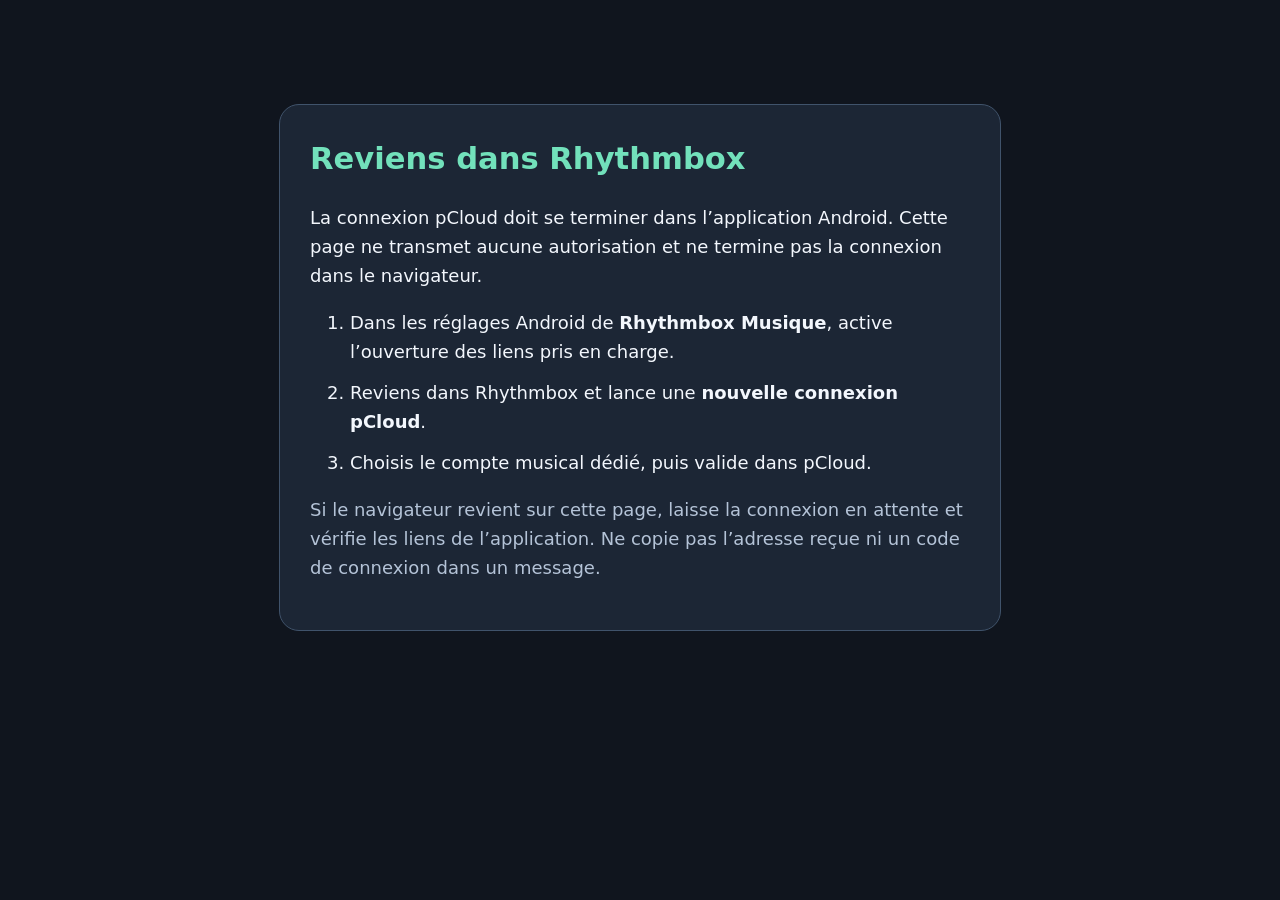
<file: rhythmbox/pcloud/oauth/callback.html>
<!doctype html>
<html lang="fr">
<head>
<meta charset="utf-8">
<meta name="viewport" content="width=device-width, initial-scale=1">
<meta name="referrer" content="no-referrer">
<meta http-equiv="Content-Security-Policy" content="default-src 'none'; base-uri 'none'; connect-src 'none'; font-src 'none'; img-src 'none'; object-src 'none'; form-action 'none'; script-src 'sha256-LyIFdYCYGDMInkJrA/gjtjc1ifvyHHB65JMwfO1ZeF8='; style-src 'sha256-iMDXfV+jA5KfIhzhTsbICcoyaJ9T20a+pHmlc87A160='">
<title>Revenir à Rhythmbox · Connexion pCloud</title>
<script>history.replaceState(null, "", "/rhythmbox/pcloud/oauth/callback.html");</script>
<style>html{color-scheme:dark;background:#10151e;color:#f3f7fd;font:18px/1.6 system-ui,sans-serif}body{margin:0;padding:32px 20px}main{max-width:660px;margin:8vh auto;padding:30px;border:1px solid #40536b;border-radius:20px;background:#1c2635}h1{margin-top:0;color:#72e1bb;font-size:1.7rem}li{margin:.7rem 0}.note{color:#b4c3d7}strong{color:#f3f7fd}</style>
</head>
<body>
<main>
<h1>Reviens dans Rhythmbox</h1>
<p>La connexion pCloud doit se terminer dans l’application Android. Cette page ne transmet aucune autorisation et ne termine pas la connexion dans le navigateur.</p>
<ol>
<li>Dans les réglages Android de <strong>Rhythmbox Musique</strong>, active l’ouverture des liens pris en charge.</li>
<li>Reviens dans Rhythmbox et lance une <strong>nouvelle connexion pCloud</strong>.</li>
<li>Choisis le compte musical dédié, puis valide dans pCloud.</li>
</ol>
<p class="note">Si le navigateur revient sur cette page, laisse la connexion en attente et vérifie les liens de l’application. Ne copie pas l’adresse reçue ni un code de connexion dans un message.</p>
</main>
</body>
</html>
</file>
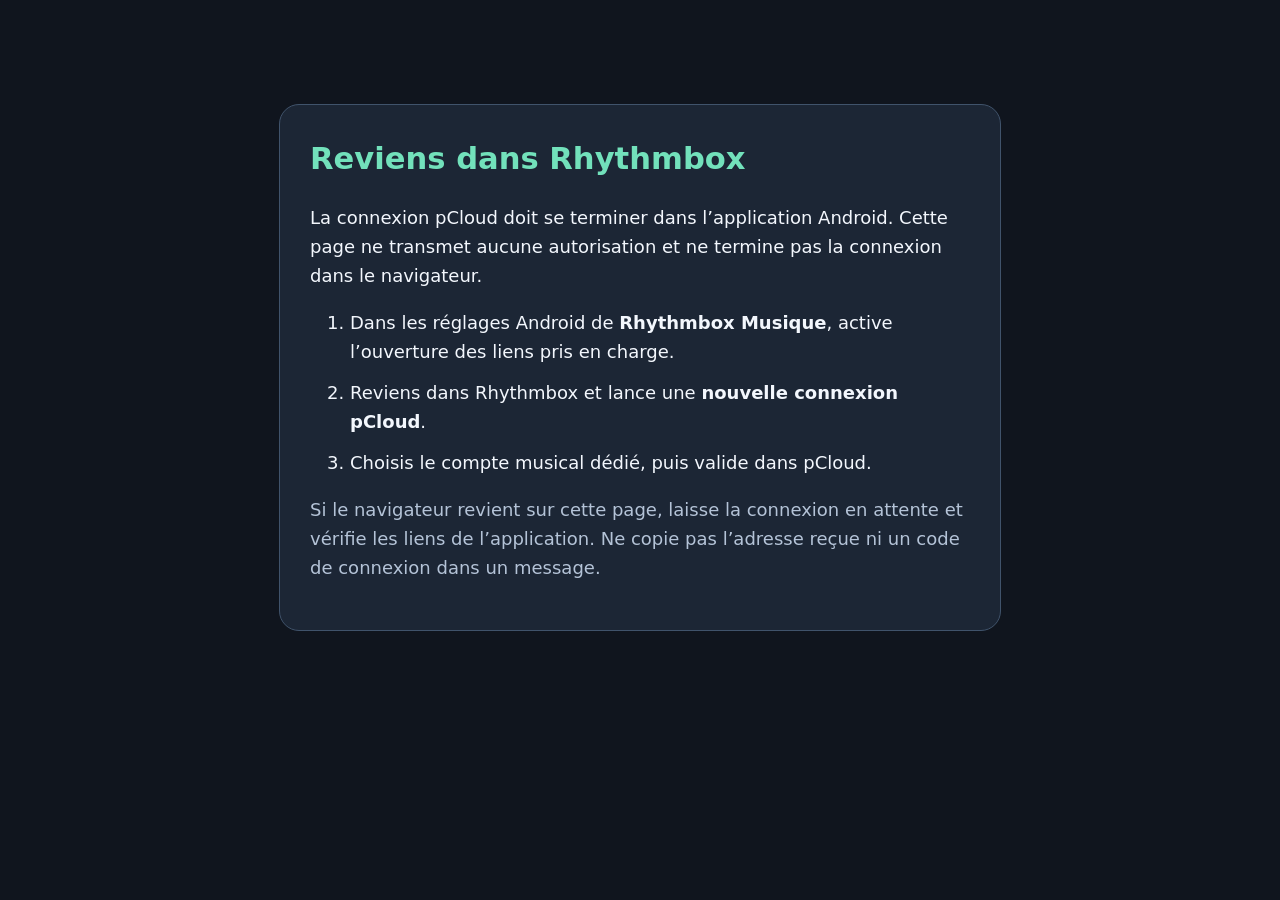
<file: rhythmbox/pcloud/oauth/lemegageek-callback.html>
<!doctype html>
<html lang="fr">
<head>
<meta charset="utf-8">
<meta name="viewport" content="width=device-width, initial-scale=1">
<meta name="referrer" content="no-referrer">
<meta http-equiv="Content-Security-Policy" content="default-src 'none'; base-uri 'none'; connect-src 'none'; font-src 'none'; img-src 'none'; object-src 'none'; form-action 'none'; script-src 'sha256-pNMAf0eONq5UNkwsSX9oq+IHtzez2tCDO4QVxpGsNhY='; style-src 'sha256-iMDXfV+jA5KfIhzhTsbICcoyaJ9T20a+pHmlc87A160='">
<title>Revenir à Rhythmbox · Connexion pCloud</title>
<script>history.replaceState(null, "", "/rhythmbox/pcloud/oauth/lemegageek-callback.html");</script>
<style>html{color-scheme:dark;background:#10151e;color:#f3f7fd;font:18px/1.6 system-ui,sans-serif}body{margin:0;padding:32px 20px}main{max-width:660px;margin:8vh auto;padding:30px;border:1px solid #40536b;border-radius:20px;background:#1c2635}h1{margin-top:0;color:#72e1bb;font-size:1.7rem}li{margin:.7rem 0}.note{color:#b4c3d7}strong{color:#f3f7fd}</style>
</head>
<body>
<main>
<h1>Reviens dans Rhythmbox</h1>
<p>La connexion pCloud doit se terminer dans l’application Android. Cette page ne transmet aucune autorisation et ne termine pas la connexion dans le navigateur.</p>
<ol>
<li>Dans les réglages Android de <strong>Rhythmbox Musique</strong>, active l’ouverture des liens pris en charge.</li>
<li>Reviens dans Rhythmbox et lance une <strong>nouvelle connexion pCloud</strong>.</li>
<li>Choisis le compte musical dédié, puis valide dans pCloud.</li>
</ol>
<p class="note">Si le navigateur revient sur cette page, laisse la connexion en attente et vérifie les liens de l’application. Ne copie pas l’adresse reçue ni un code de connexion dans un message.</p>
</main>
</body>
</html>
</file>
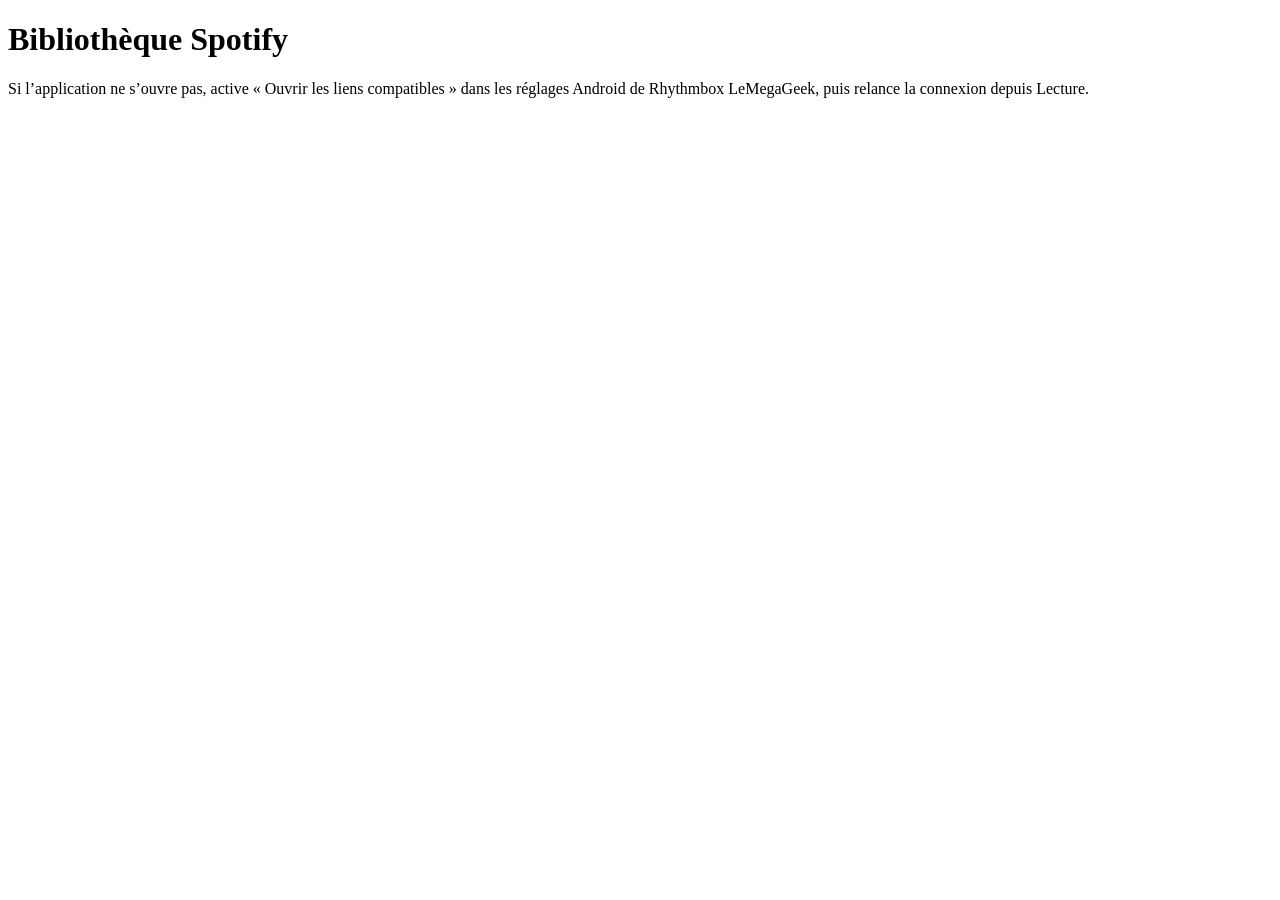
<file: rhythmbox/spotify/oauth/android-callback.html>
<!doctype html>
<html lang="fr">
<head>
<meta charset="utf-8">
<meta name="viewport" content="width=device-width, initial-scale=1">
<meta name="referrer" content="no-referrer">
<meta http-equiv="Content-Security-Policy" content="default-src 'none'; base-uri 'none'; form-action 'none'; script-src 'sha256-lPY8meEavGfoyEntEoYWKBdu8miMY2FAq/gtYaDFn9U='">
<title>Revenir dans Rhythmbox</title>
</head>
<body>
<main>
<h1>Bibliothèque Spotify</h1>
<p><a id="open" hidden>Revenir dans Rhythmbox</a></p>
<p>Si l’application ne s’ouvre pas, active « Ouvrir les liens compatibles » dans les réglages Android de Rhythmbox LeMegaGeek, puis relance la connexion depuis Lecture.</p>
</main>
<script>const query = location.search;
history.replaceState(null, "", location.pathname);
const params = new URLSearchParams(query);
const valid = /^[A-Za-z0-9_-]{43}$/.test(params.get("state") || "") &&
  (params.has("code") !== params.has("error")) && query.length <= 16384;
if (valid) {
  const link = document.getElementById("open");
  const auth = new URLSearchParams();
  for (const key of ["state", "code", "error"]) if (params.has(key)) auth.set(key, params.get(key));
  link.href = "intent://lemegageek.github.io/rhythmbox/spotify/oauth/android-callback.html?" + auth +
    "#Intent;scheme=https;package=fr.lemegageek.rhythmbox;end";
  link.hidden = false;
}</script>
</body>
</html>
</file>
<file: styles.css>
:root {
  color-scheme: light;
  --ink: #25140d;
  --ink-soft: #5f5048;
  --paper: #fffaf5;
  --paper-warm: #f6eee6;
  --line: #e3d5c8;
  --orange: #ff7518;
  --orange-dark: #b84408;
  --blue: #087f9f;
  --blue-dark: #07556c;
  --green: #147a55;
  --shadow: 0 24px 70px rgba(55, 25, 10, 0.12);
}

* {
  box-sizing: border-box;
}

html {
  scroll-behavior: smooth;
}

body {
  margin: 0;
  background: var(--paper);
  color: var(--ink);
  font-family:
    Inter, ui-sans-serif, system-ui, -apple-system, BlinkMacSystemFont, "Segoe UI",
    sans-serif;
  text-rendering: optimizeLegibility;
}

a {
  color: inherit;
}

.site-header {
  position: absolute;
  top: 0;
  left: 50%;
  z-index: 10;
  display: flex;
  align-items: center;
  justify-content: space-between;
  width: min(1180px, calc(100% - 48px));
  padding: 26px 0;
  color: #fff;
  transform: translateX(-50%);
}

.site-name {
  font-size: 0.92rem;
  font-weight: 850;
  letter-spacing: 0.08em;
  text-decoration: none;
  text-transform: uppercase;
}

.site-nav {
  display: flex;
  align-items: center;
  gap: 24px;
  font-size: 0.92rem;
  font-weight: 700;
}

.site-nav > a {
  text-decoration: none;
}

.site-nav > a:hover,
.site-nav > a:focus-visible {
  color: #ffd4b1;
}

.language-switch {
  display: inline-flex;
  padding: 4px;
  border: 1px solid rgba(255, 255, 255, 0.35);
  border-radius: 999px;
  background: rgba(18, 10, 7, 0.28);
  backdrop-filter: blur(12px);
}

.language-switch a {
  min-width: 38px;
  padding: 6px 9px;
  border-radius: 999px;
  text-align: center;
  text-decoration: none;
}

.language-switch .is-current {
  background: #fff;
  color: var(--ink);
}

.hero {
  position: relative;
  display: flex;
  min-height: min(800px, 92vh);
  overflow: hidden;
  background: #31170d;
  isolation: isolate;
}

.hero-image,
.hero-shade {
  position: absolute;
  inset: 0;
  width: 100%;
  height: 100%;
}

.hero-image {
  z-index: -2;
  right: auto;
  left: 10%;
  width: 100%;
  object-fit: cover;
  object-position: center;
}

.hero-shade {
  z-index: -1;
  background:
    linear-gradient(90deg, rgba(29, 13, 7, 0.96) 0%, rgba(38, 17, 9, 0.82) 38%, rgba(38, 17, 9, 0.22) 72%),
    linear-gradient(0deg, rgba(25, 11, 6, 0.62), transparent 46%);
}

.hero-content {
  align-self: flex-end;
  width: min(1180px, calc(100% - 48px));
  margin: 0 auto;
  padding: 100px 0;
  color: #fff;
}

.cacam-lockup {
  display: flex;
  align-items: center;
  gap: 18px;
  width: fit-content;
  margin-bottom: 30px;
  filter: drop-shadow(0 12px 24px rgba(0, 0, 0, 0.32));
}

.cacam-lockup img {
  width: clamp(74px, 9vw, 112px);
  height: auto;
}

.wordmark {
  color: #fff;
  font-size: clamp(2.7rem, 7vw, 5rem);
  font-weight: 850;
  letter-spacing: -0.065em;
  line-height: 1;
}

.wordmark strong {
  color: var(--orange);
  font-weight: inherit;
}

.eyebrow {
  margin: 0 0 14px;
  color: var(--orange);
  font-size: 0.82rem;
  font-weight: 850;
  letter-spacing: 0.11em;
  text-transform: uppercase;
}

h1,
h2,
h3,
p {
  overflow-wrap: break-word;
}

h1 {
  max-width: 540px;
  margin: 0;
  font-size: clamp(3rem, 6vw, 6.1rem);
  letter-spacing: -0.065em;
  line-height: 0.94;
}

.hero-copy {
  max-width: 560px;
  margin: 26px 0 0;
  color: rgba(255, 255, 255, 0.86);
  font-size: clamp(1.15rem, 2.2vw, 1.5rem);
  line-height: 1.5;
}

.actions,
.card-actions {
  display: flex;
  flex-wrap: wrap;
  align-items: center;
  gap: 14px;
}

.actions {
  margin-top: 34px;
}

.button {
  display: inline-flex;
  align-items: center;
  justify-content: center;
  min-height: 50px;
  padding: 0 20px;
  border: 1px solid transparent;
  border-radius: 12px;
  font-weight: 800;
  text-decoration: none;
  transition: transform 160ms ease, box-shadow 160ms ease, background 160ms ease;
}

.button:hover,
.button:focus-visible {
  transform: translateY(-2px);
}

.button:focus-visible,
.text-link:focus-visible,
.policy-link:focus-visible,
.site-nav a:focus-visible {
  outline: 3px solid #7a2700;
  outline-offset: 3px;
}

.hero .button:focus-visible,
.site-header a:focus-visible {
  outline-color: #ffc28d;
}

.button-primary {
  background: var(--orange);
  box-shadow: 0 12px 32px rgba(255, 117, 24, 0.28);
  color: #fff;
}

.button-primary:hover {
  background: #ff8735;
}

.button-glass {
  border-color: rgba(255, 255, 255, 0.42);
  background: rgba(255, 255, 255, 0.12);
  color: #fff;
  backdrop-filter: blur(14px);
}

.products-section {
  width: min(1180px, calc(100% - 48px));
  margin: 0 auto;
  padding: 104px 0;
}

.section-heading {
  display: grid;
  grid-template-columns: minmax(0, 1.35fr) minmax(280px, 0.65fr);
  gap: 36px 70px;
  align-items: end;
  margin-bottom: 48px;
}

.section-heading .eyebrow {
  grid-column: 1 / -1;
  margin-bottom: -20px;
}

.products-section .eyebrow,
.connection-section .eyebrow {
  color: var(--orange-dark);
}

h2 {
  margin: 0;
  font-size: clamp(2.4rem, 5vw, 4.8rem);
  letter-spacing: -0.055em;
  line-height: 1;
}

.section-heading > p:last-child,
.connection-section > p {
  margin: 0;
  color: var(--ink-soft);
  font-size: 1.08rem;
  line-height: 1.7;
}

.product-grid {
  display: grid;
  grid-template-columns: repeat(2, minmax(0, 1fr));
  gap: 24px;
}

.product-card {
  position: relative;
  min-width: 0;
  padding: clamp(26px, 4vw, 42px);
  border: 1px solid var(--line);
  border-radius: 28px;
  background: #fff;
  box-shadow: var(--shadow);
  overflow: hidden;
}

.product-card::after {
  position: absolute;
  top: -90px;
  right: -70px;
  width: 220px;
  height: 220px;
  border-radius: 50%;
  background: rgba(255, 117, 24, 0.08);
  content: "";
}

.bgobs-card::after {
  background: rgba(8, 127, 159, 0.09);
}

.card-topline {
  position: relative;
  z-index: 1;
  display: flex;
  align-items: center;
  justify-content: space-between;
  gap: 16px;
}

.product-mark {
  display: grid;
  flex: 0 0 auto;
  place-items: center;
  width: 72px;
  height: 72px;
}

.product-mark-cacam img {
  width: 72px;
  height: 72px;
  object-fit: contain;
}

.product-mark-bgobs {
  border-radius: 20px;
  box-shadow: 0 14px 30px rgba(8, 127, 159, 0.24);
  overflow: hidden;
}

.product-mark-bgobs img {
  width: 72px;
  height: 72px;
  object-fit: cover;
}

.status {
  max-width: 230px;
  padding: 8px 12px;
  border-radius: 999px;
  font-size: 0.76rem;
  font-weight: 850;
  line-height: 1.25;
  text-align: center;
}

.status-private {
  background: #fff0e5;
  color: var(--orange-dark);
}

.status-open {
  background: #e7f7f2;
  color: var(--green);
}

.product-kicker {
  margin: 30px 0 8px;
  color: var(--ink-soft);
  font-size: 0.78rem;
  font-weight: 850;
  letter-spacing: 0.09em;
  text-transform: uppercase;
}

h3 {
  margin: 0;
  font-size: clamp(2.3rem, 5vw, 4.1rem);
  letter-spacing: -0.055em;
  line-height: 1;
}

h3 small {
  display: block;
  margin-top: 8px;
  color: var(--blue-dark);
  font-size: 0.9rem;
  font-weight: 750;
  letter-spacing: 0;
}

.product-description {
  min-height: 108px;
  margin: 22px 0 0;
  color: var(--ink-soft);
  font-size: 1.04rem;
  line-height: 1.62;
}

.feature-list {
  display: grid;
  gap: 10px;
  margin: 26px 0 0;
  padding: 0;
  list-style: none;
}

.feature-list li {
  position: relative;
  padding-left: 24px;
  line-height: 1.45;
}

.feature-list li::before {
  position: absolute;
  top: 0.12em;
  left: 0;
  color: var(--orange-dark);
  content: "✓";
  font-weight: 900;
}

.bgobs-card .feature-list li::before {
  color: var(--blue);
}

.release-block {
  display: flex;
  align-items: end;
  justify-content: space-between;
  gap: 16px;
  margin-top: 32px;
  padding-top: 24px;
  border-top: 1px solid var(--line);
}

.release-block > div {
  display: grid;
  gap: 3px;
}

.release-label,
.release-date {
  color: var(--ink-soft);
  font-size: 0.82rem;
}

.release-block strong {
  font-size: 1.35rem;
}

.release-date {
  text-align: right;
}

.card-actions {
  margin-top: 22px;
}

.button-dark {
  background: var(--ink);
  color: #fff;
}

.button-blue {
  background: var(--blue-dark);
  color: #fff;
}

.text-link,
.policy-link {
  color: var(--orange-dark);
  font-weight: 800;
  text-underline-offset: 4px;
}

.bgobs-card .text-link {
  color: var(--blue-dark);
}

.policy-link {
  display: inline-block;
  margin-top: 20px;
  font-size: 0.9rem;
}

.disclaimer {
  margin: 20px 0 0;
  color: var(--ink-soft);
  font-size: 0.8rem;
  line-height: 1.5;
}

.connection-section {
  display: grid;
  grid-template-columns: minmax(0, 1fr) minmax(300px, 0.65fr);
  gap: 60px;
  align-items: end;
  width: min(1180px, calc(100% - 48px));
  margin: 0 auto 90px;
  padding: clamp(34px, 6vw, 66px);
  border-radius: 30px;
  background: var(--paper-warm);
}

.connection-section h2 {
  max-width: 680px;
}

footer {
  display: flex;
  justify-content: space-between;
  gap: 20px;
  width: min(1180px, calc(100% - 48px));
  margin: 0 auto;
  padding: 28px 0 36px;
  border-top: 1px solid var(--line);
  color: var(--ink-soft);
  font-size: 0.84rem;
}

@media (max-width: 820px) {
  .site-nav > a:not(.language-switch a) {
    display: none;
  }

  .hero {
    min-height: 760px;
  }

  .hero-image {
    left: 0;
    width: 100%;
    object-position: 45% center;
  }

  .hero-shade {
    background:
      linear-gradient(90deg, rgba(29, 13, 7, 0.93), rgba(38, 17, 9, 0.52)),
      linear-gradient(0deg, rgba(25, 11, 6, 0.74), transparent 58%);
  }

  .section-heading,
  .connection-section {
    grid-template-columns: 1fr;
  }

  .section-heading .eyebrow {
    margin-bottom: -12px;
  }

  .product-grid {
    grid-template-columns: 1fr;
  }

  .product-description {
    min-height: 0;
  }
}

@media (max-width: 560px) {
  .site-header,
  .hero-content,
  .products-section,
  .connection-section,
  footer {
    width: calc(100% - 32px);
  }

  .site-header {
    padding-top: 18px;
  }

  .hero {
    min-height: 720px;
  }

  .hero-content {
    padding-bottom: 44px;
  }

  .cacam-lockup {
    gap: 12px;
  }

  .actions,
  .card-actions {
    align-items: stretch;
    flex-direction: column;
  }

  .actions .button,
  .card-actions .button {
    width: 100%;
  }

  .card-actions .text-link {
    padding: 6px 0;
    text-align: center;
  }

  .products-section {
    padding: 72px 0;
  }

  .card-topline,
  .release-block {
    align-items: flex-start;
  }

  .status {
    max-width: 175px;
  }

  .release-date {
    max-width: 150px;
  }

  .connection-section {
    gap: 28px;
    margin-bottom: 54px;
  }

  footer {
    flex-direction: column;
  }
}

@media (prefers-reduced-motion: reduce) {
  html {
    scroll-behavior: auto;
  }

  .button {
    transition: none;
  }
}
</file>
